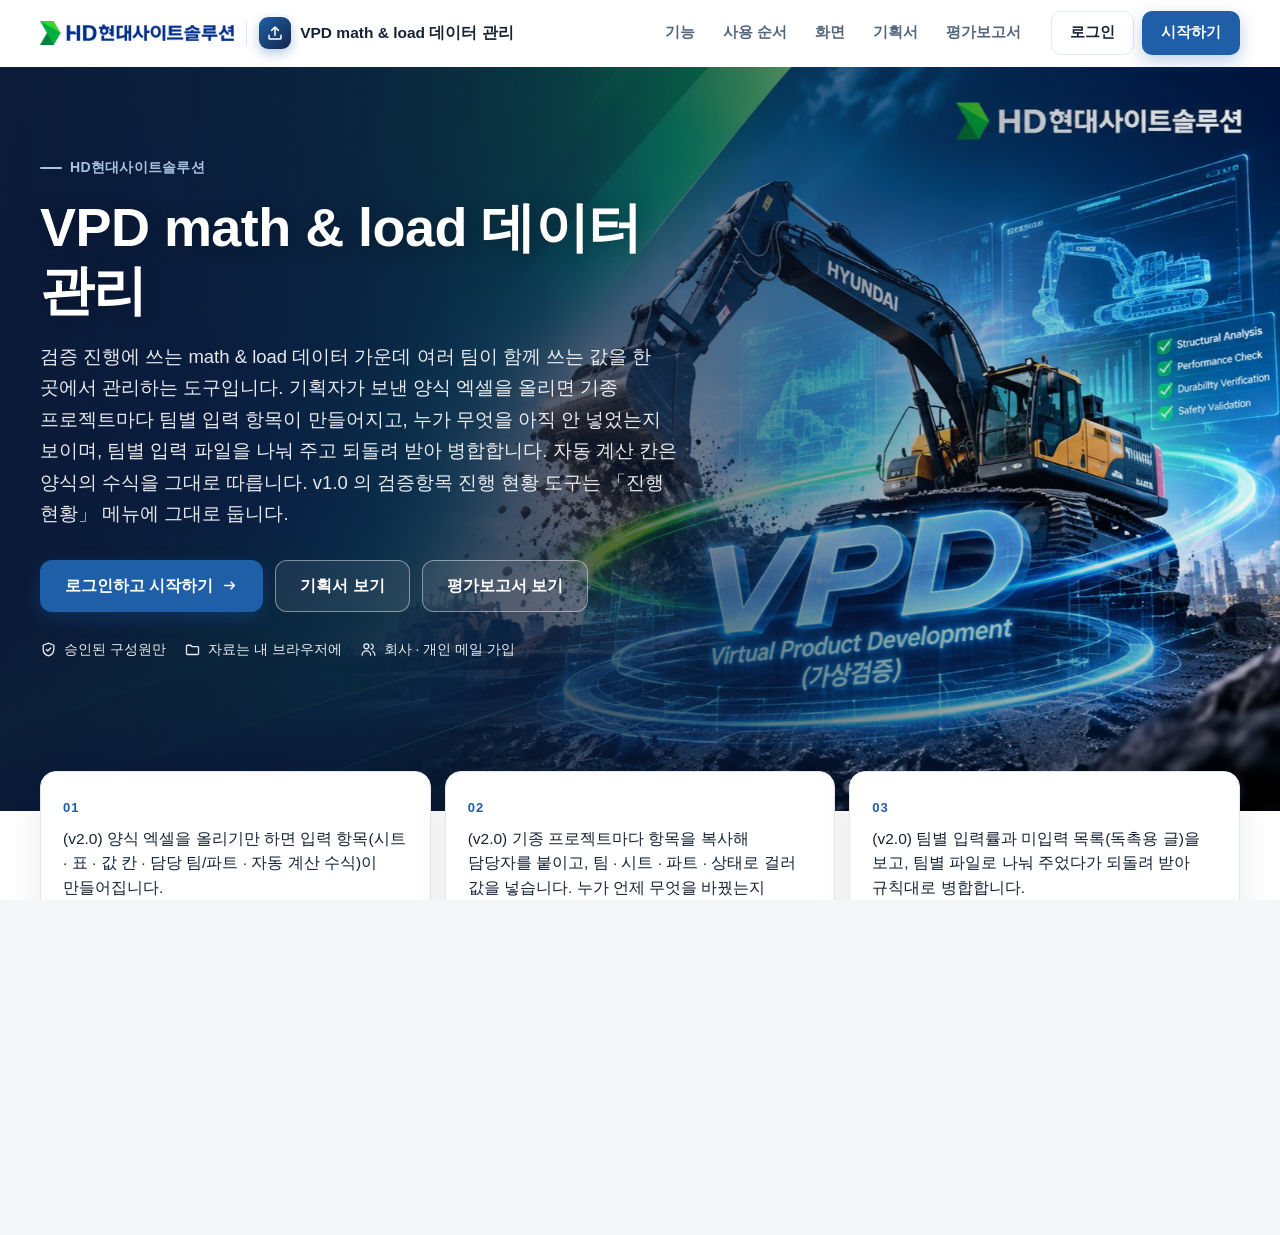
<file: index.html>
<!DOCTYPE html>
<html lang="ko">
<head>
<meta charset="UTF-8">
<meta name="viewport" content="width=device-width, initial-scale=1.0">
<title>VPD math &amp; load 데이터 관리 — 양식 · 프로젝트 · 팀별 입력 · 취합 · 배포</title>
<!-- seo-kit: 검색 · 공유 미리보기(주소를 옮기면 이 묶음의 주소를 내 주소로) -->
<link rel="canonical" href="https://build-2611-06.jobability.co.kr/">
<meta name="robots" content="index,follow">
<meta property="og:type" content="website">
<meta property="og:site_name" content="HD현대사이트솔루션">
<meta property="og:title" content="HD현대사이트솔루션 · VPD math &amp; load 데이터 관리">
<meta property="og:description" content="검증 진행에 쓰는 math &amp; load 데이터 가운데 여러 팀이 함께 쓰는 값을 한 곳에서 관리하는 도구입니다. 기획자가 보낸 양식 엑셀을 올리면 기종 프로젝트마다 팀별 입력 항목이 만들어지고, 누가 무엇을 아직 안 넣었는지 보이며, 팀별 입력 파일을 나눠 주고 되돌려 받아 병합합니다.">
<meta property="og:url" content="https://build-2611-06.jobability.co.kr/">
<meta property="og:image" content="https://build-2611-06.jobability.co.kr/og-image.png?v=2">
<meta property="og:image:secure_url" content="https://build-2611-06.jobability.co.kr/og-image.png?v=2">
<meta property="og:image:type" content="image/png">
<meta property="og:image:width" content="1200">
<meta property="og:image:height" content="630">
<meta property="og:image:alt" content="VPD math &amp; load 데이터 관리">
<meta property="og:locale" content="ko_KR">
<meta name="twitter:card" content="summary_large_image">
<meta name="twitter:title" content="HD현대사이트솔루션 · VPD math &amp; load 데이터 관리">
<meta name="twitter:description" content="검증 진행에 쓰는 math &amp; load 데이터 가운데 여러 팀이 함께 쓰는 값을 한 곳에서 관리하는 도구입니다. 기획자가 보낸 양식 엑셀을 올리면 기종 프로젝트마다 팀별 입력 항목이 만들어지고, 누가 무엇을 아직 안 넣었는지 보이며, 팀별 입력 파일을 나눠 주고 되돌려 받아 병합합니다.">
<meta name="twitter:image" content="https://build-2611-06.jobability.co.kr/og-image.png?v=2">
<!-- /seo-kit -->
<meta name="description" content="검증 진행에 쓰는 math &amp; load 데이터 가운데 여러 팀이 함께 쓰는 값을 한 곳에서 관리하는 도구입니다. 기획자가 보낸 양식 엑셀을 올리면 기종 프로젝트마다 팀별 입력 항목이 만들어지고, 누가 무엇을 아직 안 넣었는지 보이며, 팀별 입력 파일을 나눠 주고 되돌려 받아 병합합니다. 자동 계산 칸은 양식의 수식을 그대로 따릅니다. v1.0 의 검증항목">
<link rel="icon" href="favicon.svg" type="image/svg+xml">
<link rel="stylesheet" href="css/style.css">
<link rel="stylesheet" href="css/app.css">
<!-- auth-kit: 로그인 전에는 도구 화면을 감춘다(js/auth.js 가 판정 뒤 푼다) -->
<script>document.documentElement.classList.add('auth-lock')</script>
<link rel="stylesheet" href="css/auth.css?v=2026-11-13.13">
<link rel="stylesheet" href="css/board.css?v=2026-11-13.13">
<link rel="stylesheet" href="css/kit-build.css?v=2026-11-13.13">
<!-- /auth-kit -->
</head>
<body>

<nav class="topnav" aria-label="주요 메뉴">
  <div class="topnav-inner">
    <a class="topnav-brand" href="index.html">VPD math &amp; load 데이터 관리 <small>build-2611-06 · 기획 이정우</small></a>
    <ul class="topnav-links">
      <li><a href="index.html" class="active" aria-current="page">데이터 관리</a></li>
      <li><a href="progress.html">진행 현황(v1.0)</a></li>
      <li><a href="guide.html">사용법</a></li>
      <li><a href="plan.html">기획서</a></li>
    </ul>
  </div>
</nav>

<header class="hero"><div class="wrap">
  <div class="eyebrow">생성형 AI 업무자동화 전문가과정 · 2차수 · 프로젝트 06 · v2.0</div>
  <h1>VPD math &amp; load 데이터 관리</h1>
  <p>검증 진행에 쓰는 <b>math &amp; load 데이터</b> 가운데 여러 팀이 함께 쓰는 값을 한 곳에서 관리합니다.
     양식 엑셀을 올리면 기종 프로젝트마다 <b>팀별 입력 항목</b>이 만들어지고, 누가 무엇을 아직 안 넣었는지 보이며,
     팀별 입력 파일을 나눠 주고 <b>되돌려 받아 병합</b>합니다. 자동 계산 칸은 양식의 수식을 그대로 따릅니다. 파일은 브라우저 안에서만 처리합니다.</p>
</div></header>

<main><div class="wrap">

<section id="s-template" class="card">
  <h2 style="margin-top:0">1. 양식을 올리세요</h2>
  <p class="sub">math &amp; load 데이터 양식 엑셀(프로젝트 생성 · Excalc2D · 필요 데이터 · 실린더 · NVH · Mass 시트)을 올립니다. 시트마다 <code>구분 · 팀 · 파트 · 담당자 · DATA · 단위</code> 머리글과 값 칸을 찾아 항목으로 만듭니다. 양식은 이 브라우저에만 남습니다.</p>
  <label class="drop" id="t-drop">
    <input type="file" id="t-file" accept=".xlsx,.xlsm,.xls">
    <b>양식 엑셀을 끌어다 놓거나 눌러서 고르세요</b>
    <span>파일은 서버로 올라가지 않습니다 · 브라우저 안에서만 읽습니다</span>
  </label>
  <div class="btnrow">
    <button class="btn" id="btn-t-sample" type="button">예제 양식 넣기(가상)</button>
    <button class="btn primary" id="btn-p-sample" type="button">예제 프로젝트로 해보기</button>
  </div>
  <div id="t-msg"></div>
  <div id="t-summary"></div>
</section>

<section id="s-project" class="card">
  <h2 style="margin-top:0">2. 프로젝트</h2>
  <div id="p-list"></div>
  <div id="p-form" hidden>
    <h3 class="tb-h">새 프로젝트 만들기</h3>
    <div class="fgrid">
      <label>기종 타입<input type="text" id="p-type"></label>
      <label>Grade(톤수)<input type="text" id="p-grade"></label>
      <label>기종명 <small>필수</small><input type="text" id="p-name"></label>
      <label>기종코드 <small>필수</small><input type="text" id="p-code"></label>
    </div>
    <details class="box"><summary>담당자 입력(팀 / 파트)</summary><div class="fgrid" id="p-owners"></div></details>
    <div class="btnrow"><button class="btn primary" id="btn-p-create" type="button">프로젝트 만들기</button></div>
  </div>
  <div id="p-msg"></div>
</section>

<section id="s-input" class="card" hidden>
  <h2 style="margin-top:0">3. 입력 — <span id="cur-title"></span></h2>
  <div class="ctrl">
    <label>작업자 이름 <input type="text" id="f-by" placeholder="값을 넣는 사람"></label>
    <label>시트 <select id="f-sheet"></select></label>
    <label>팀 <select id="f-team"></select></label>
    <label>파트 <select id="f-part"></select></label>
    <label>상태 <select id="f-status"></select></label>
    <label>찾기 <input type="text" id="f-q" placeholder="DATA 이름"></label>
    <span class="sub" id="items-count"></span>
  </div>
  <div id="i-msg"></div>
  <div id="items"></div>
  <p class="sub" style="margin-top:8px">값을 넣고 칸을 벗어나면 바로 저장됩니다. 자동 계산 칸은 양식의 수식대로 채워지며, 참조하는 값이 비어 있으면 「참조 값 대기」로 둡니다.</p>
</section>

<section id="s-status" class="card" hidden>
  <h2 style="margin-top:0">4. 입력 현황</h2>
  <div class="ctrl"><label>묶는 기준 <select id="st-by"><option value="team">팀</option><option value="sheet">시트</option><option value="part">파트</option><option value="owner">담당자</option></select></label></div>
  <div id="st-table"></div>
  <h3 class="tb-h">미입력 목록(팀별 독촉용)</h3>
  <textarea id="st-missing" rows="8" readonly></textarea>
  <div class="btnrow"><button class="btn" id="btn-missing-copy" type="button">미입력 목록 복사</button><button class="btn green" id="btn-confirm" type="button">최종 확정</button></div>
  <div id="st-msg"></div>
  <h3 class="tb-h">변경 이력</h3>
  <div id="hist"></div>
</section>

<section id="s-share" class="card" hidden>
  <h2 style="margin-top:0">5. 배포 · 취합</h2>
  <p class="sub">팀마다 자기 몫만 든 입력 파일을 내려받아 보내고, 채워 돌아온 파일을 여기에 올려 병합합니다. 같은 칸에 값이 둘 다 있으면 나중에 고친 쪽을 쓰고, 내 값을 지킨 칸은 보고서로 보입니다.</p>
  <div class="ctrl">
    <label>팀 <select id="sh-team"></select></label>
    <button class="btn primary" id="btn-team-xlsx" type="button">팀 입력 파일 내려받기(엑셀)</button>
    <button class="btn" id="btn-team-json" type="button">JSON 으로</button>
  </div>
  <div class="ctrl">
    <label class="btn">되돌려 받은 파일 병합(엑셀 · JSON)<input type="file" id="sh-file" accept=".xlsx,.xls,.json" style="display:none"></label>
    <button class="btn green" id="btn-all-xlsx" type="button">취합본 엑셀(양식 모양 + 현황 + 이력)</button>
  </div>
  <div class="ctrl">
    <button class="btn" id="btn-backup" type="button">프로젝트 전체 백업(JSON)</button>
    <label class="btn">백업 불러오기<input type="file" id="bk-file" accept=".json" style="display:none"></label>
  </div>
  <div id="sh-msg"></div>
</section>

<section class="card">
  <h2 style="margin-top:0">이번 판에서 하지 않는 것</h2>
  <ul class="ul">
    <li><b>서버 DB</b> — 데이터는 이 브라우저와 내려받은 파일에만 있습니다. 여러 사람이 동시에 고치는 공용 DB 는 사내 서버가 할 일이며, 이 도구는 그 전 단계(양식 → 항목 → 팀별 배포 → 병합)를 맡습니다.</li>
    <li><b>양식 수정</b> — 항목을 더하거나 빼는 것은 양식 엑셀에서 하고 다시 올립니다(기존 프로젝트는 그대로, 새 프로젝트부터 적용).</li>
    <li><b>복잡한 수식</b> — 사칙연산 · 셀 참조 · IF 만 따라갑니다. 그 밖의 수식은 「수식 미지원」으로 표시하고 직접 넣습니다.</li>
    <li>단위 환산 · 값의 공학적 타당성 검사 — 숫자인지만 봅니다.</li>
  </ul>
</section>

</div></main>

<footer><div class="wrap">
  생성형 AI 업무자동화 전문가과정 2차수 · 프로젝트 06 · 기획 이정우 ·
  예제 양식과 예제 프로젝트는 가상이며 실제 사내 데이터가 아닙니다.
</div></footer>

<script src="lib/xlsx.full.min.js"></script>
<script src="js/vpdm.js"></script>
<script src="js/app2.js"></script>
<!-- auth-kit: 로그인 · 사용 신청 · 승인 · 게시판(키트 정본 data10-00/kit/auth, 적용 build-2611-00/tools/kit) -->
<script src="vendor/supabase.js?v=2026-11-13.13"></script>
<script src="js/auth-config.js?v=2026-11-13.13"></script>
<script src="js/kit-build.js?v=2026-11-13.13"></script>
<script src="js/board.js?v=2026-11-13.13"></script>
<script src="js/auth.js?v=2026-11-13.13"></script>
<!-- /auth-kit -->
</body>
</html>
</file>
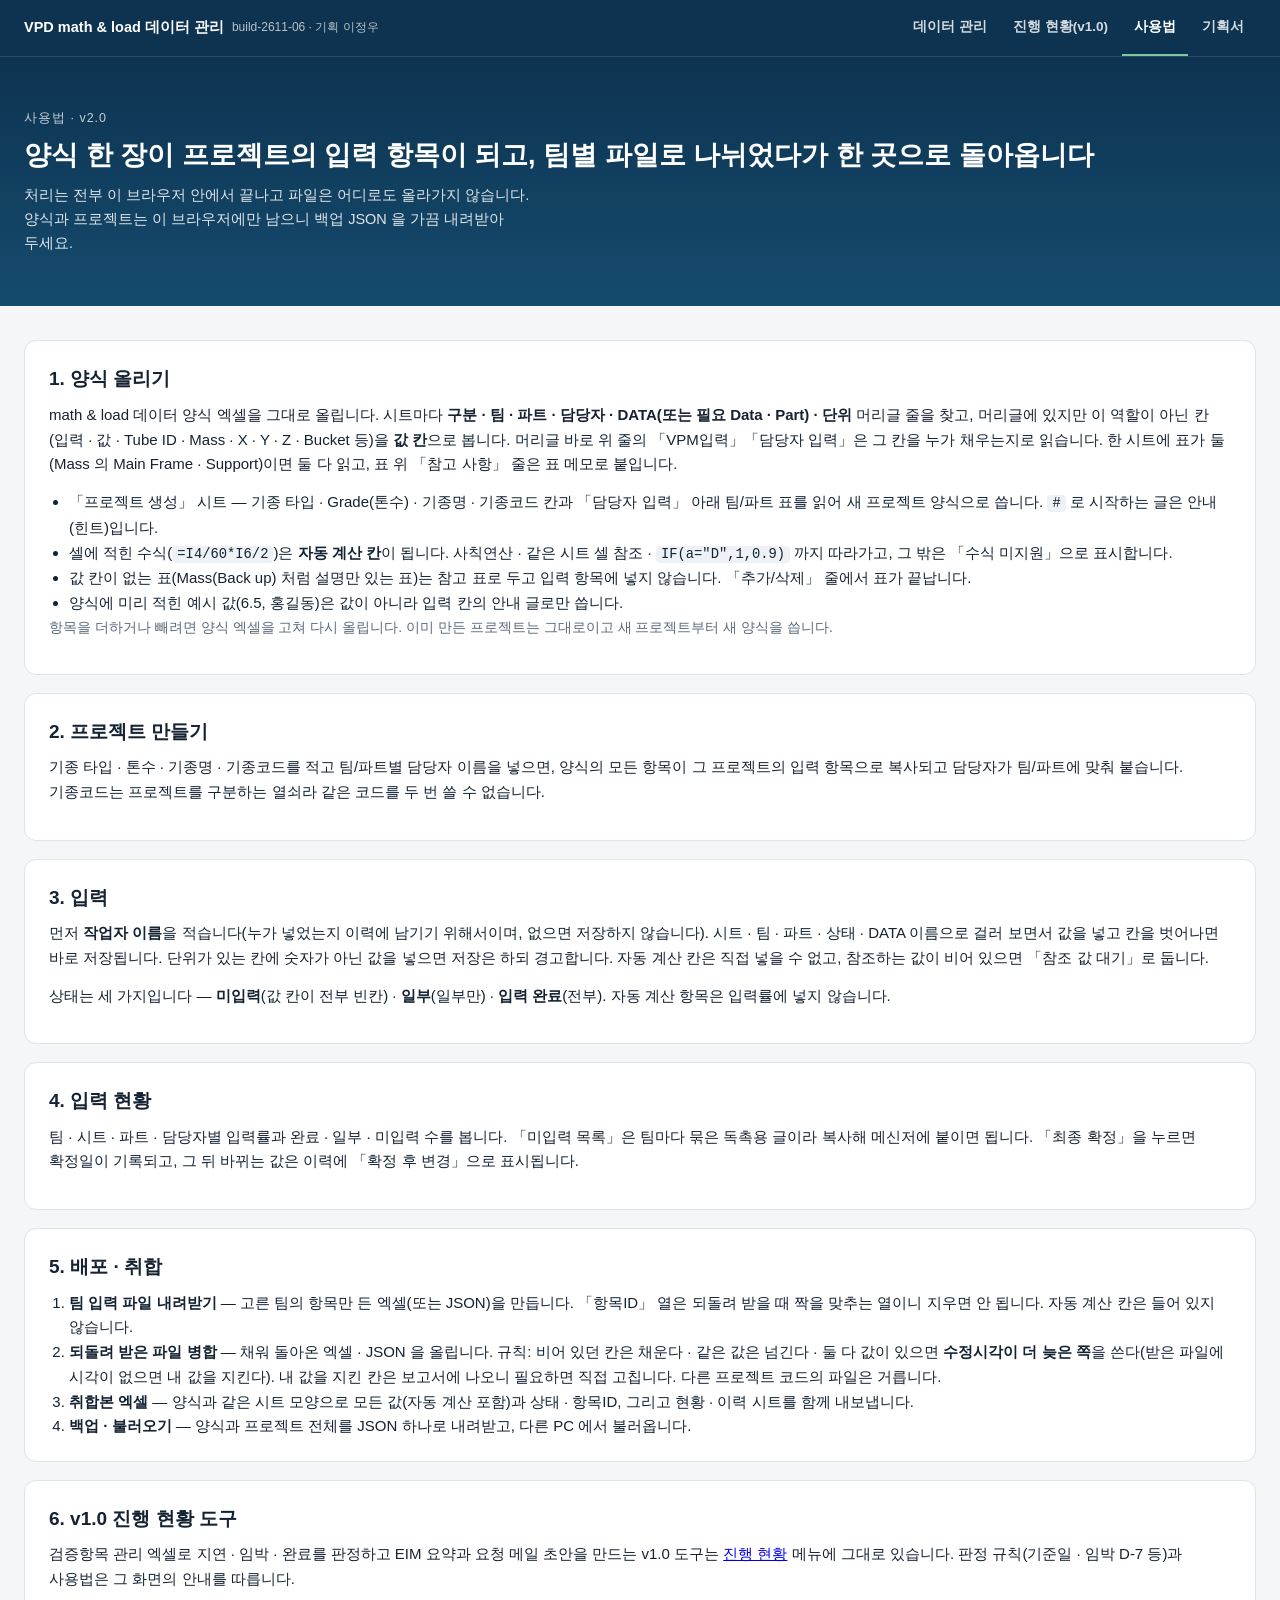
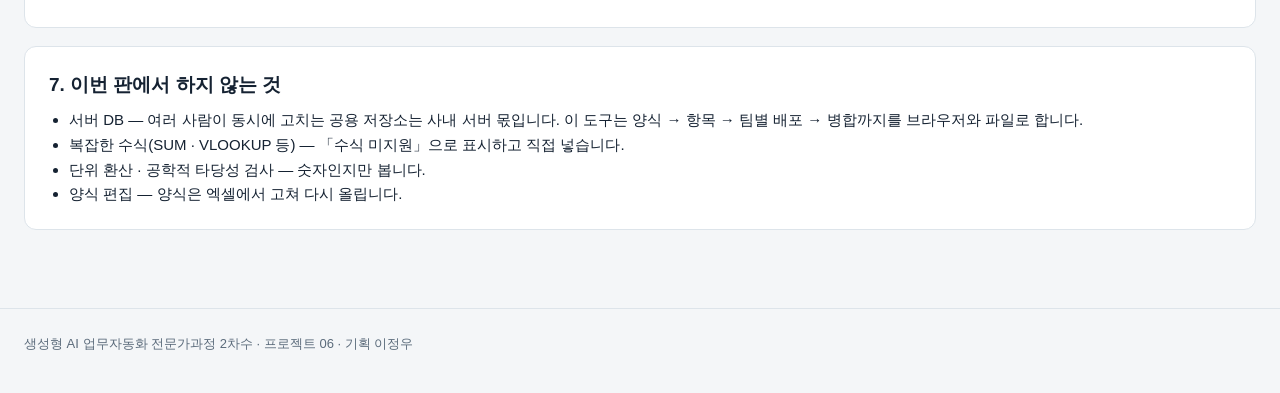
<file: guide.html>
<!DOCTYPE html>
<html lang="ko">
<head>
<meta charset="UTF-8">
<meta name="viewport" content="width=device-width, initial-scale=1.0">
<title>사용법 — VPD math &amp; load 데이터 관리</title>
<!-- seo-kit: 검색 · 공유 미리보기(주소를 옮기면 이 묶음의 주소를 내 주소로) -->
<link rel="canonical" href="https://build-2611-06.jobability.co.kr/guide.html">
<meta name="robots" content="index,follow">
<meta property="og:type" content="website">
<meta property="og:site_name" content="HD현대사이트솔루션">
<meta property="og:title" content="사용법 — VPD math &amp;amp; load 데이터 관리">
<meta property="og:description" content="검증 진행에 쓰는 math &amp; load 데이터 가운데 여러 팀이 함께 쓰는 값을 한 곳에서 관리하는 도구입니다. 기획자가 보낸 양식 엑셀을 올리면 기종 프로젝트마다 팀별 입력 항목이 만들어지고, 누가 무엇을 아직 안 넣었는지 보이며, 팀별 입력 파일을 나눠 주고 되돌려 받아 병합합니다.">
<meta property="og:url" content="https://build-2611-06.jobability.co.kr/guide.html">
<meta property="og:image" content="https://build-2611-06.jobability.co.kr/og-image.png?v=2">
<meta property="og:image:secure_url" content="https://build-2611-06.jobability.co.kr/og-image.png?v=2">
<meta property="og:image:type" content="image/png">
<meta property="og:image:width" content="1200">
<meta property="og:image:height" content="630">
<meta property="og:image:alt" content="VPD math &amp; load 데이터 관리">
<meta property="og:locale" content="ko_KR">
<meta name="twitter:card" content="summary_large_image">
<meta name="twitter:title" content="사용법 — VPD math &amp;amp; load 데이터 관리">
<meta name="twitter:description" content="검증 진행에 쓰는 math &amp; load 데이터 가운데 여러 팀이 함께 쓰는 값을 한 곳에서 관리하는 도구입니다. 기획자가 보낸 양식 엑셀을 올리면 기종 프로젝트마다 팀별 입력 항목이 만들어지고, 누가 무엇을 아직 안 넣었는지 보이며, 팀별 입력 파일을 나눠 주고 되돌려 받아 병합합니다.">
<meta name="twitter:image" content="https://build-2611-06.jobability.co.kr/og-image.png?v=2">
<!-- /seo-kit -->
<link rel="icon" href="favicon.svg" type="image/svg+xml">
<link rel="stylesheet" href="css/style.css">
<link rel="stylesheet" href="css/app.css">
</head>
<body>
<nav class="topnav" aria-label="주요 메뉴">
  <div class="topnav-inner">
    <a class="topnav-brand" href="index.html">VPD math &amp; load 데이터 관리 <small>build-2611-06 · 기획 이정우</small></a>
    <ul class="topnav-links">
      <li><a href="index.html">데이터 관리</a></li>
      <li><a href="progress.html">진행 현황(v1.0)</a></li>
      <li><a href="guide.html" class="active" aria-current="page">사용법</a></li>
      <li><a href="plan.html">기획서</a></li>
    </ul>
  </div>
</nav>
<header class="hero"><div class="wrap">
  <div class="eyebrow">사용법 · v2.0</div>
  <h1>양식 한 장이 프로젝트의 입력 항목이 되고, 팀별 파일로 나뉘었다가 한 곳으로 돌아옵니다</h1>
  <p>처리는 전부 이 브라우저 안에서 끝나고 파일은 어디로도 올라가지 않습니다. 양식과 프로젝트는 이 브라우저에만 남으니 백업 JSON 을 가끔 내려받아 두세요.</p>
</div></header>
<main><div class="wrap">
<div class="card">
  <h2 style="margin-top:0">1. 양식 올리기</h2>
  <p>math &amp; load 데이터 양식 엑셀을 그대로 올립니다. 시트마다 <b>구분 · 팀 · 파트 · 담당자 · DATA(또는 필요 Data · Part) · 단위</b> 머리글 줄을 찾고, 머리글에 있지만 이 역할이 아닌 칸(입력 · 값 · Tube ID · Mass · X · Y · Z · Bucket 등)을 <b>값 칸</b>으로 봅니다.
  머리글 바로 위 줄의 「VPM입력」「담당자 입력」은 그 칸을 누가 채우는지로 읽습니다. 한 시트에 표가 둘(Mass 의 Main Frame · Support)이면 둘 다 읽고, 표 위 「참고 사항」 줄은 표 메모로 붙입니다.</p>
  <ul style="margin-left:20px">
    <li>「프로젝트 생성」 시트 — 기종 타입 · Grade(톤수) · 기종명 · 기종코드 칸과 「담당자 입력」 아래 팀/파트 표를 읽어 새 프로젝트 양식으로 씁니다. <code>#</code> 로 시작하는 글은 안내(힌트)입니다.</li>
    <li>셀에 적힌 수식(<code>=I4/60*I6/2</code>)은 <b>자동 계산 칸</b>이 됩니다. 사칙연산 · 같은 시트 셀 참조 · <code>IF(a="D",1,0.9)</code> 까지 따라가고, 그 밖은 「수식 미지원」으로 표시합니다.</li>
    <li>값 칸이 없는 표(Mass(Back up) 처럼 설명만 있는 표)는 참고 표로 두고 입력 항목에 넣지 않습니다. 「추가/삭제」 줄에서 표가 끝납니다.</li>
    <li>양식에 미리 적힌 예시 값(6.5, 홍길동)은 값이 아니라 입력 칸의 안내 글로만 씁니다.</li>
  </ul>
  <p class="sub">항목을 더하거나 빼려면 양식 엑셀을 고쳐 다시 올립니다. 이미 만든 프로젝트는 그대로이고 새 프로젝트부터 새 양식을 씁니다.</p>
</div>
<div class="card">
  <h2 style="margin-top:0">2. 프로젝트 만들기</h2>
  <p>기종 타입 · 톤수 · 기종명 · 기종코드를 적고 팀/파트별 담당자 이름을 넣으면, 양식의 모든 항목이 그 프로젝트의 입력 항목으로 복사되고 담당자가 팀/파트에 맞춰 붙습니다. 기종코드는 프로젝트를 구분하는 열쇠라 같은 코드를 두 번 쓸 수 없습니다.</p>
</div>
<div class="card">
  <h2 style="margin-top:0">3. 입력</h2>
  <p>먼저 <b>작업자 이름</b>을 적습니다(누가 넣었는지 이력에 남기기 위해서이며, 없으면 저장하지 않습니다). 시트 · 팀 · 파트 · 상태 · DATA 이름으로 걸러 보면서 값을 넣고 칸을 벗어나면 바로 저장됩니다.
  단위가 있는 칸에 숫자가 아닌 값을 넣으면 저장은 하되 경고합니다. 자동 계산 칸은 직접 넣을 수 없고, 참조하는 값이 비어 있으면 「참조 값 대기」로 둡니다.</p>
  <p>상태는 세 가지입니다 — <b>미입력</b>(값 칸이 전부 빈칸) · <b>일부</b>(일부만) · <b>입력 완료</b>(전부). 자동 계산 항목은 입력률에 넣지 않습니다.</p>
</div>
<div class="card">
  <h2 style="margin-top:0">4. 입력 현황</h2>
  <p>팀 · 시트 · 파트 · 담당자별 입력률과 완료 · 일부 · 미입력 수를 봅니다. 「미입력 목록」은 팀마다 묶은 독촉용 글이라 복사해 메신저에 붙이면 됩니다. 「최종 확정」을 누르면 확정일이 기록되고, 그 뒤 바뀌는 값은 이력에 「확정 후 변경」으로 표시됩니다.</p>
</div>
<div class="card">
  <h2 style="margin-top:0">5. 배포 · 취합</h2>
  <ol style="margin-left:20px">
    <li><b>팀 입력 파일 내려받기</b> — 고른 팀의 항목만 든 엑셀(또는 JSON)을 만듭니다. 「항목ID」 열은 되돌려 받을 때 짝을 맞추는 열이니 지우면 안 됩니다. 자동 계산 칸은 들어 있지 않습니다.</li>
    <li><b>되돌려 받은 파일 병합</b> — 채워 돌아온 엑셀 · JSON 을 올립니다. 규칙: 비어 있던 칸은 채운다 · 같은 값은 넘긴다 · 둘 다 값이 있으면 <b>수정시각이 더 늦은 쪽</b>을 쓴다(받은 파일에 시각이 없으면 내 값을 지킨다). 내 값을 지킨 칸은 보고서에 나오니 필요하면 직접 고칩니다. 다른 프로젝트 코드의 파일은 거릅니다.</li>
    <li><b>취합본 엑셀</b> — 양식과 같은 시트 모양으로 모든 값(자동 계산 포함)과 상태 · 항목ID, 그리고 현황 · 이력 시트를 함께 내보냅니다.</li>
    <li><b>백업 · 불러오기</b> — 양식과 프로젝트 전체를 JSON 하나로 내려받고, 다른 PC 에서 불러옵니다.</li>
  </ol>
</div>
<div class="card">
  <h2 style="margin-top:0">6. v1.0 진행 현황 도구</h2>
  <p>검증항목 관리 엑셀로 지연 · 임박 · 완료를 판정하고 EIM 요약과 요청 메일 초안을 만드는 v1.0 도구는 <a href="progress.html">진행 현황</a> 메뉴에 그대로 있습니다. 판정 규칙(기준일 · 임박 D-7 등)과 사용법은 그 화면의 안내를 따릅니다.</p>
</div>
<div class="card">
  <h2 style="margin-top:0">7. 이번 판에서 하지 않는 것</h2>
  <ul style="margin-left:20px">
    <li>서버 DB — 여러 사람이 동시에 고치는 공용 저장소는 사내 서버 몫입니다. 이 도구는 양식 → 항목 → 팀별 배포 → 병합까지를 브라우저와 파일로 합니다.</li>
    <li>복잡한 수식(SUM · VLOOKUP 등) — 「수식 미지원」으로 표시하고 직접 넣습니다.</li>
    <li>단위 환산 · 공학적 타당성 검사 — 숫자인지만 봅니다.</li>
    <li>양식 편집 — 양식은 엑셀에서 고쳐 다시 올립니다.</li>
  </ul>
</div>
</div></main>
<footer><div class="wrap">생성형 AI 업무자동화 전문가과정 2차수 · 프로젝트 06 · 기획 이정우</div></footer>
</body>
</html>
</file>
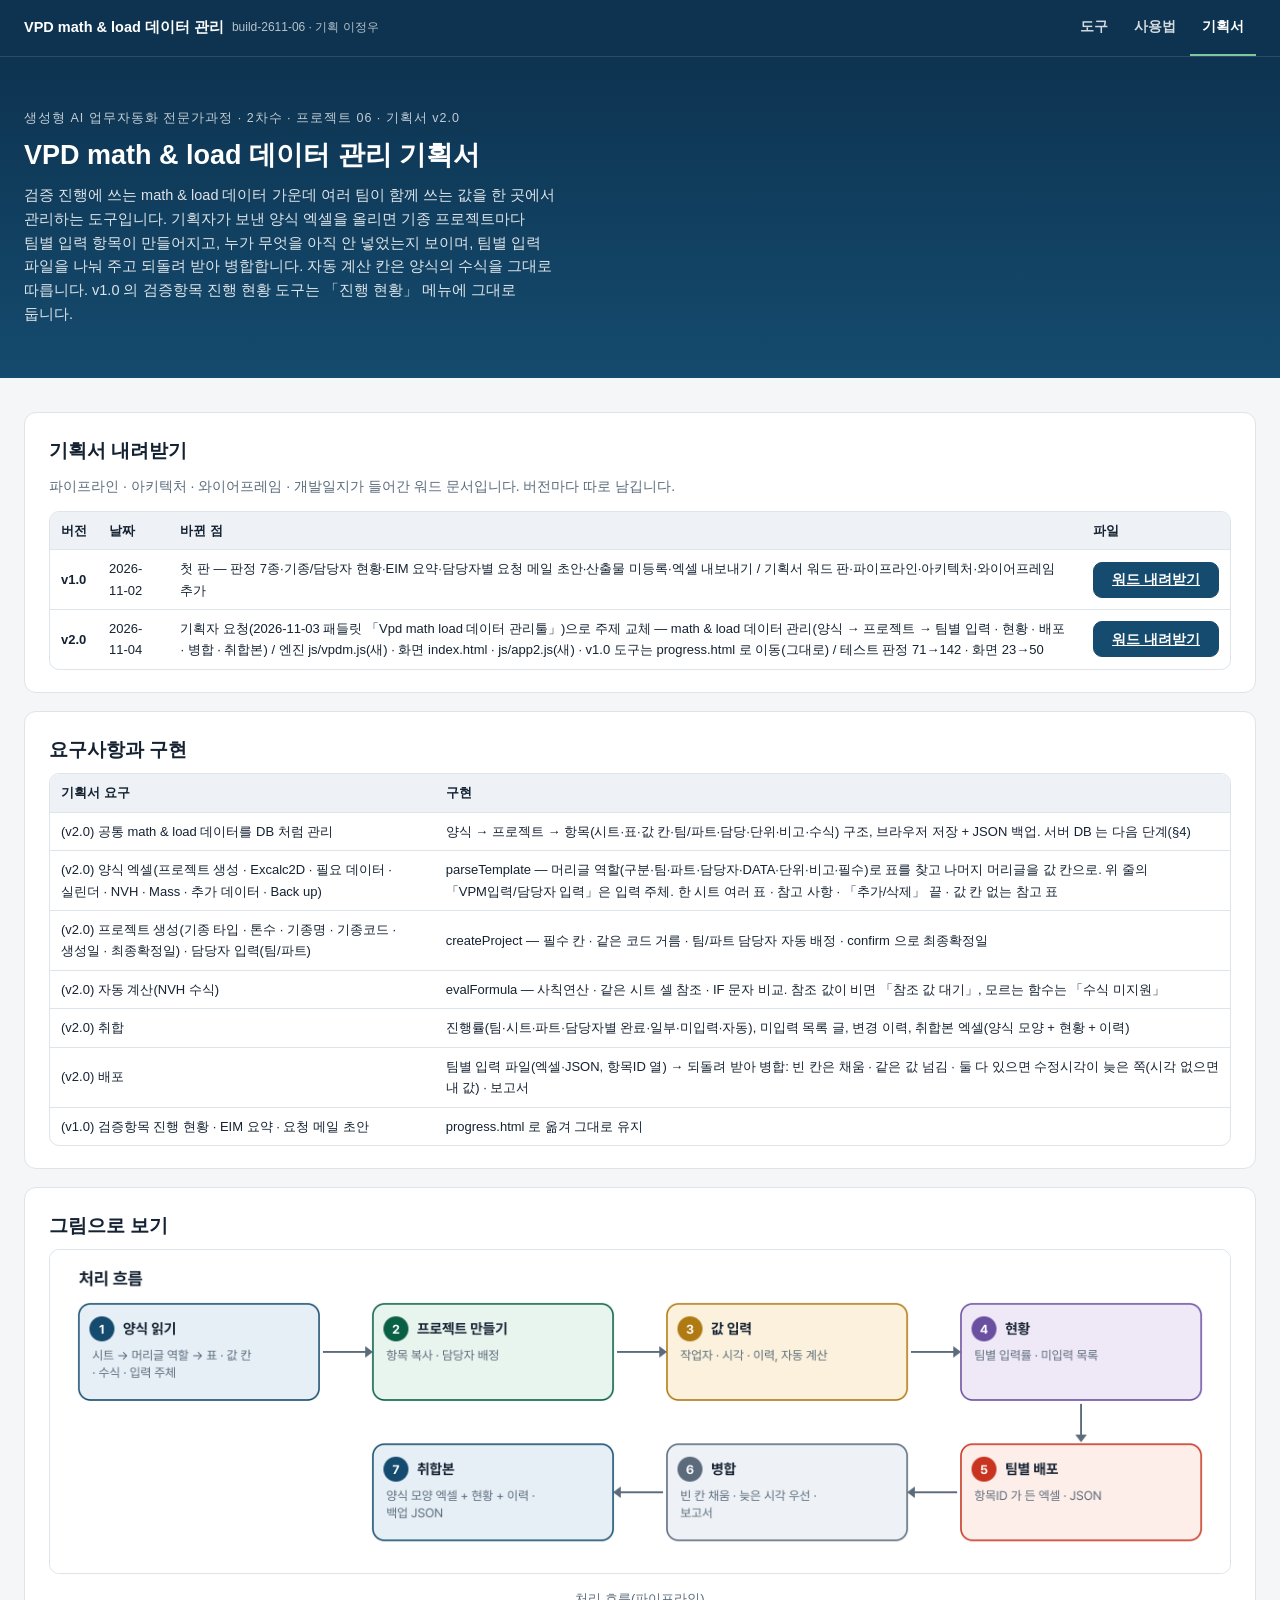
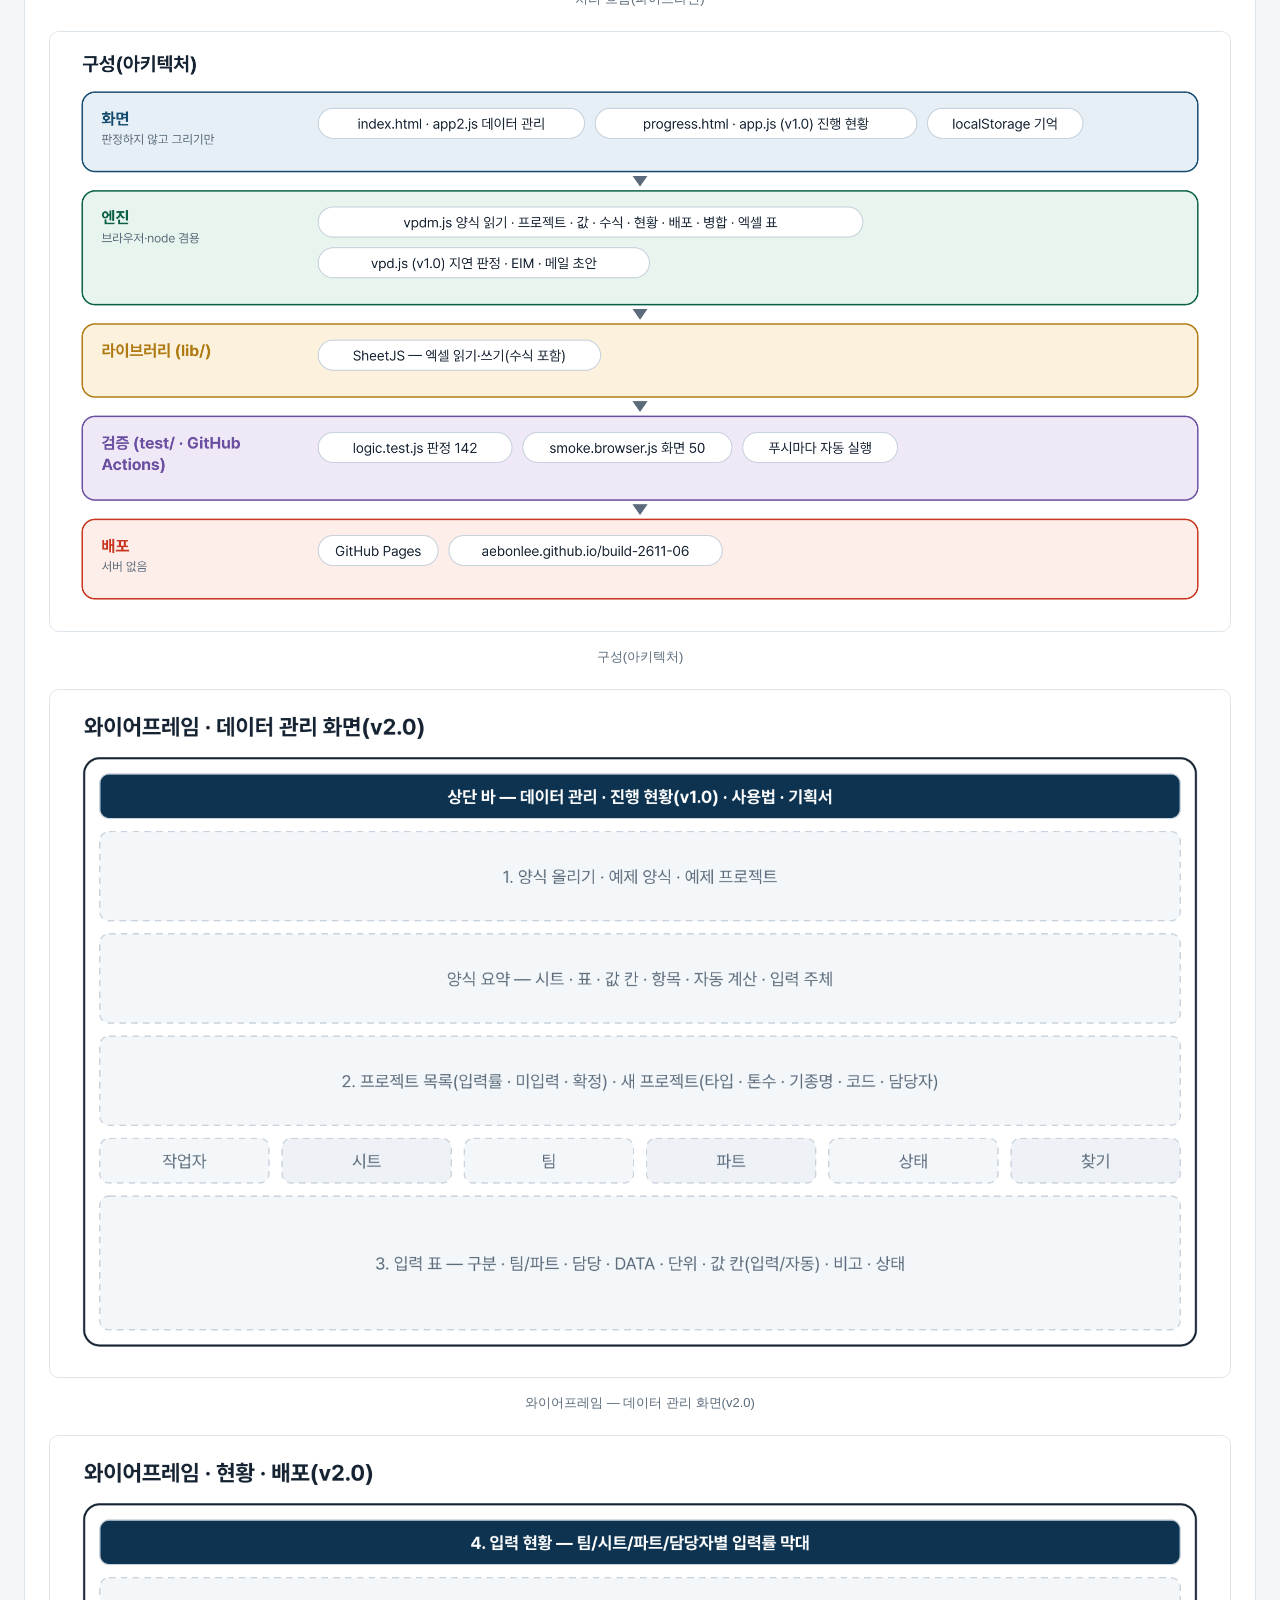
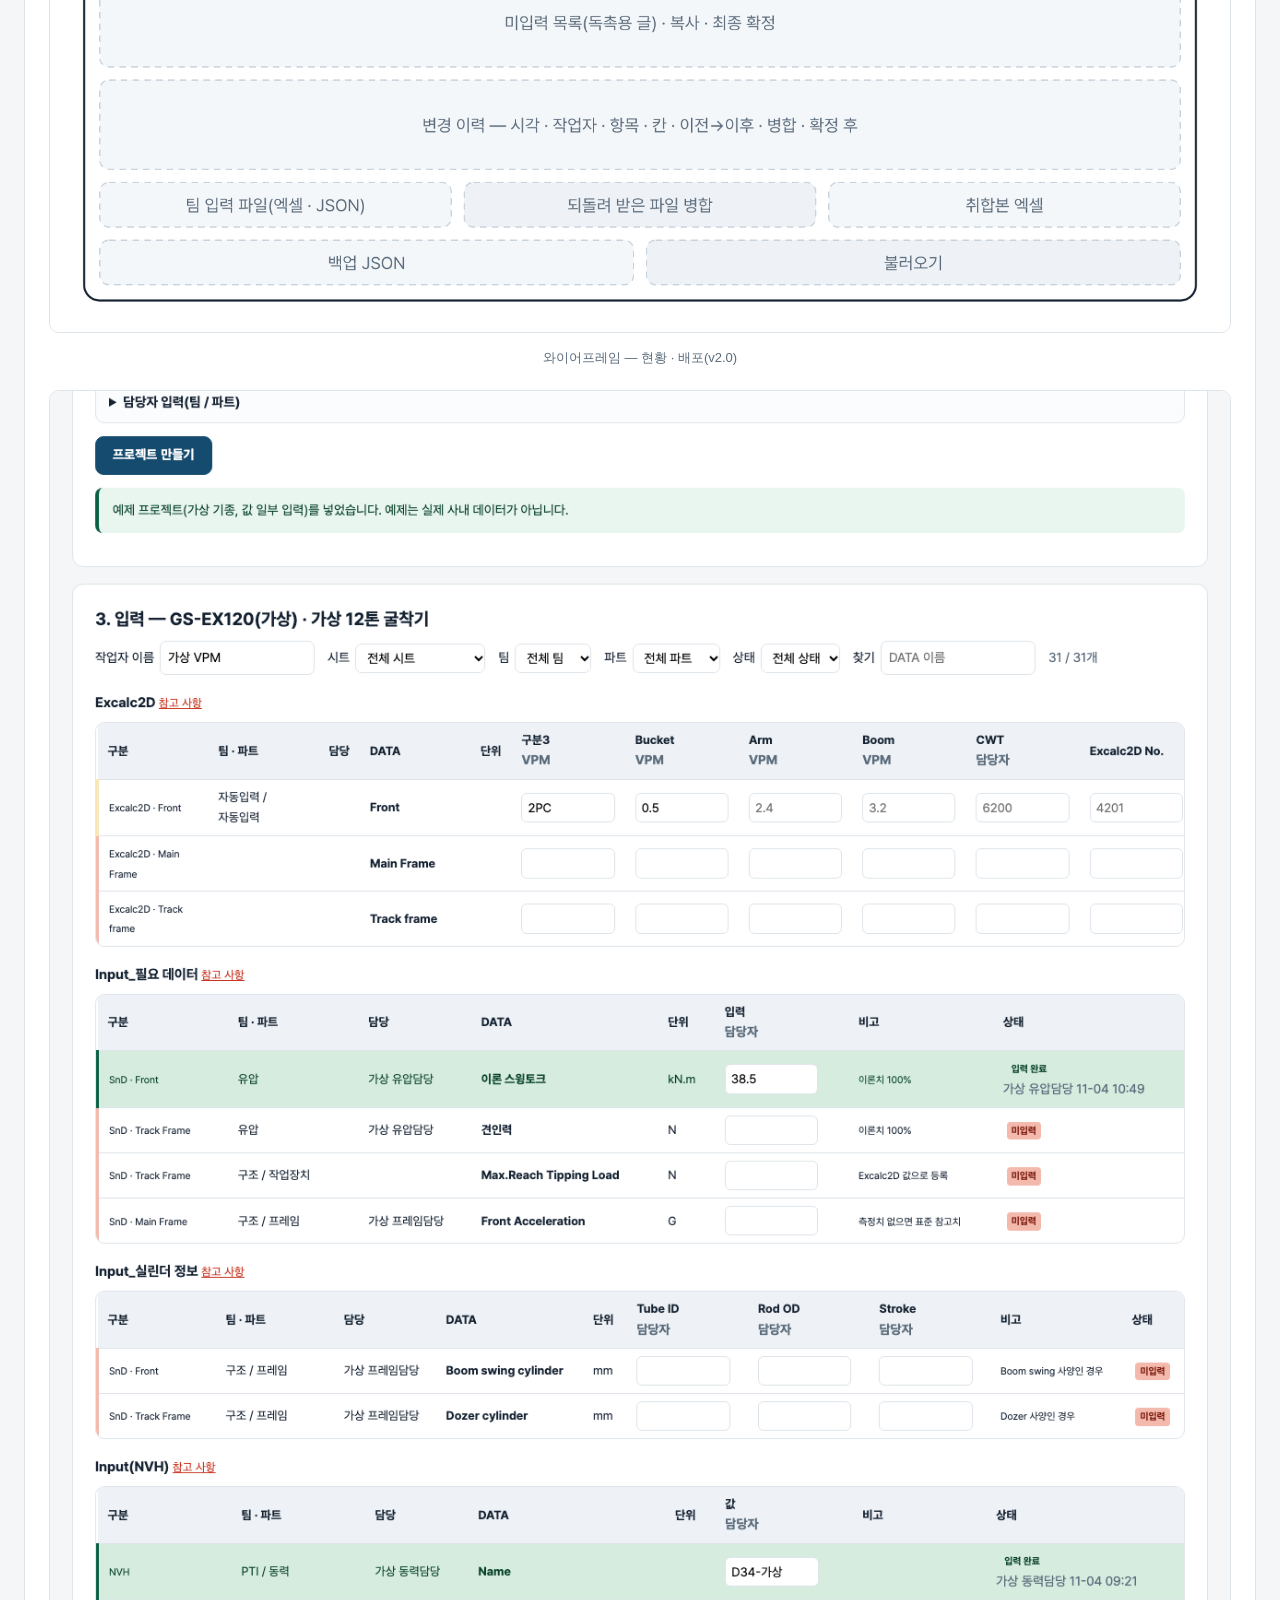
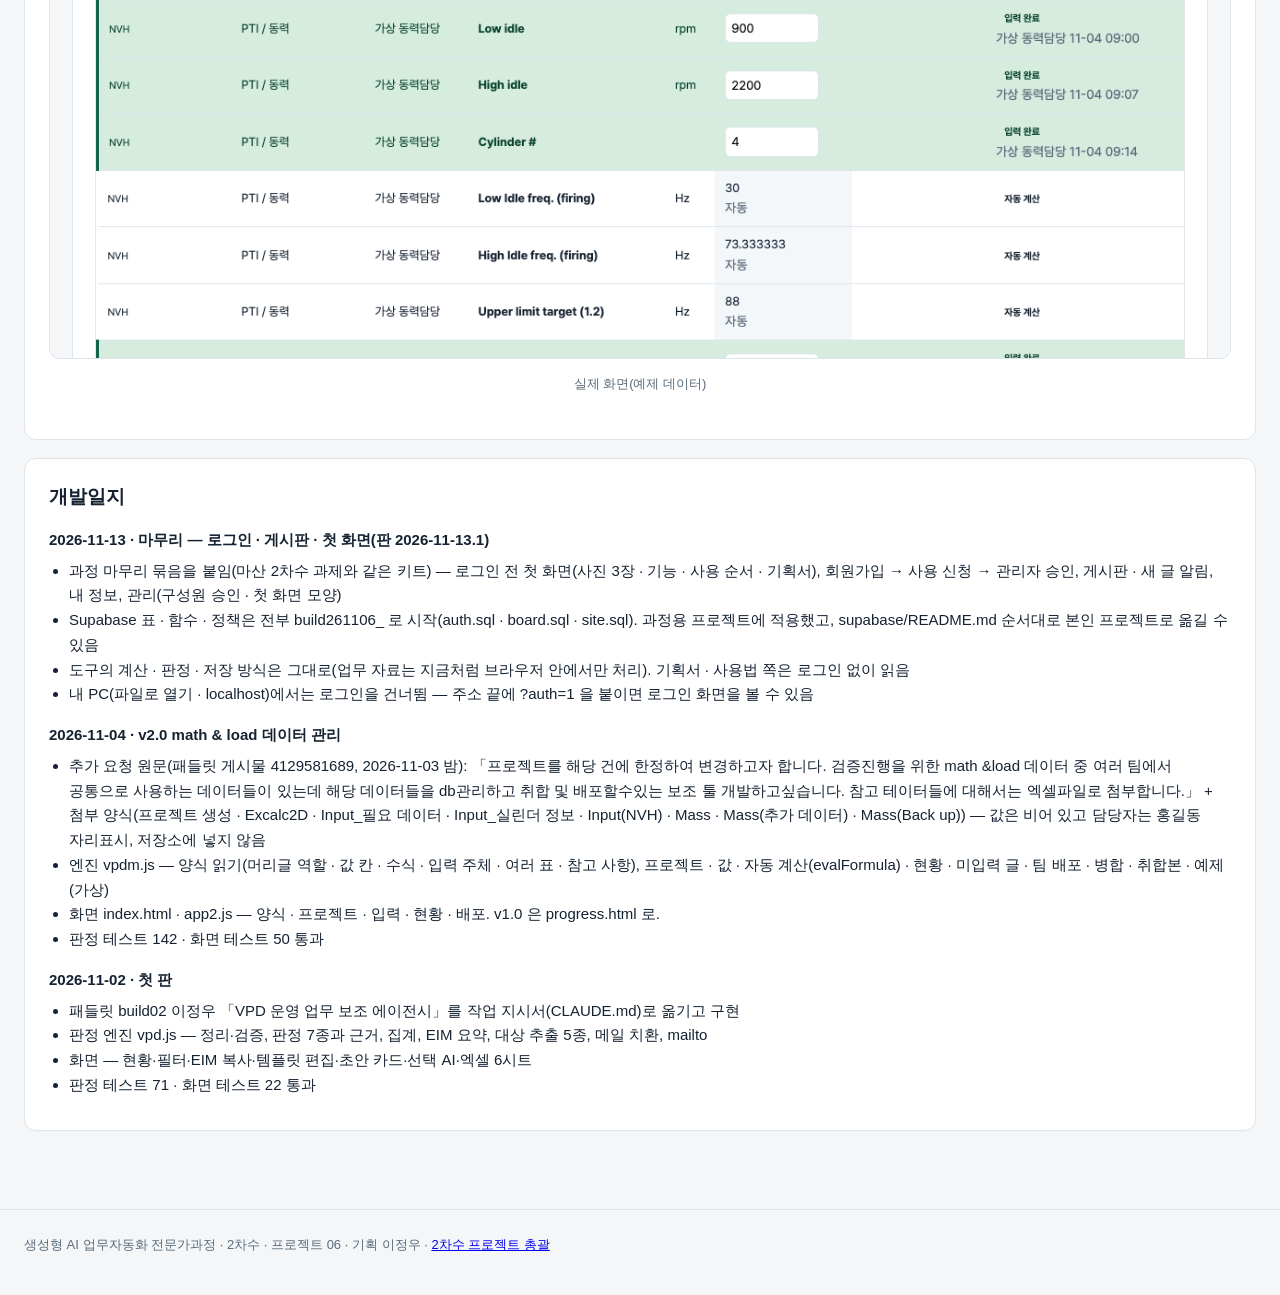
<file: plan.html>
<!DOCTYPE html>
<html lang="ko">
<head>
<meta charset="UTF-8">
<meta name="viewport" content="width=device-width, initial-scale=1.0">
<title>기획서 — VPD math &amp; load 데이터 관리</title>
<!-- seo-kit: 검색 · 공유 미리보기(주소를 옮기면 이 묶음의 주소를 내 주소로) -->
<link rel="canonical" href="https://build-2611-06.jobability.co.kr/plan.html">
<meta name="robots" content="index,follow">
<meta property="og:type" content="website">
<meta property="og:site_name" content="HD현대사이트솔루션">
<meta property="og:title" content="기획서 — VPD math &amp;amp; load 데이터 관리">
<meta property="og:description" content="검증 진행에 쓰는 math &amp; load 데이터 가운데 여러 팀이 함께 쓰는 값을 한 곳에서 관리하는 도구입니다. 기획자가 보낸 양식 엑셀을 올리면 기종 프로젝트마다 팀별 입력 항목이 만들어지고, 누가 무엇을 아직 안 넣었는지 보이며, 팀별 입력 파일을 나눠 주고 되돌려 받아 병합합니다.">
<meta property="og:url" content="https://build-2611-06.jobability.co.kr/plan.html">
<meta property="og:image" content="https://build-2611-06.jobability.co.kr/og-image.png?v=2">
<meta property="og:image:secure_url" content="https://build-2611-06.jobability.co.kr/og-image.png?v=2">
<meta property="og:image:type" content="image/png">
<meta property="og:image:width" content="1200">
<meta property="og:image:height" content="630">
<meta property="og:image:alt" content="VPD math &amp; load 데이터 관리">
<meta property="og:locale" content="ko_KR">
<meta name="twitter:card" content="summary_large_image">
<meta name="twitter:title" content="기획서 — VPD math &amp;amp; load 데이터 관리">
<meta name="twitter:description" content="검증 진행에 쓰는 math &amp; load 데이터 가운데 여러 팀이 함께 쓰는 값을 한 곳에서 관리하는 도구입니다. 기획자가 보낸 양식 엑셀을 올리면 기종 프로젝트마다 팀별 입력 항목이 만들어지고, 누가 무엇을 아직 안 넣었는지 보이며, 팀별 입력 파일을 나눠 주고 되돌려 받아 병합합니다.">
<meta name="twitter:image" content="https://build-2611-06.jobability.co.kr/og-image.png?v=2">
<!-- /seo-kit -->
<link rel="icon" href="favicon.svg" type="image/svg+xml">
<link rel="stylesheet" href="css/style.css">
<style>
.plan-figs figure{margin:0 0 22px;} .plan-figs img{width:100%;height:auto;border:1px solid var(--line);border-radius:10px;background:#fff;}
.plan-figs figcaption{font-size:13px;color:var(--sub);text-align:center;margin-top:6px;}
.plan td{white-space:normal;} .plan td .btn{min-height:36px;white-space:nowrap;}
h3{font-size:15px;margin:16px 0 6px;} main ul{margin:0 0 10px 20px;}
</style>
</head>
<body>
<nav class="topnav" aria-label="주요 메뉴">
  <div class="topnav-inner">
    <a class="topnav-brand" href="index.html">VPD math &amp; load 데이터 관리 <small>build-2611-06 · 기획 이정우</small></a>
    <ul class="topnav-links">
      <li><a href="index.html">도구</a></li>
      <li><a href="guide.html">사용법</a></li>
      <li><a href="plan.html" class="active" aria-current="page">기획서</a></li>
    </ul>
  </div>
</nav>
<header class="hero"><div class="wrap">
  <div class="eyebrow">생성형 AI 업무자동화 전문가과정 · 2차수 · 프로젝트 06 · 기획서 v2.0</div>
  <h1>VPD math &amp; load 데이터 관리 기획서</h1>
  <p>검증 진행에 쓰는 math &amp; load 데이터 가운데 여러 팀이 함께 쓰는 값을 한 곳에서 관리하는 도구입니다. 기획자가 보낸 양식 엑셀을 올리면 기종 프로젝트마다 팀별 입력 항목이 만들어지고, 누가 무엇을 아직 안 넣었는지 보이며, 팀별 입력 파일을 나눠 주고 되돌려 받아 병합합니다. 자동 계산 칸은 양식의 수식을 그대로 따릅니다. v1.0 의 검증항목 진행 현황 도구는 「진행 현황」 메뉴에 그대로 둡니다.</p>
</div></header>
<main><div class="wrap">
<div class="card">
  <h2 style="margin-top:0">기획서 내려받기</h2>
  <p class="sub">파이프라인 · 아키텍처 · 와이어프레임 · 개발일지가 들어간 워드 문서입니다. 버전마다 따로 남깁니다.</p>
  <div class="tablewrap plan"><table><thead><tr><th>버전</th><th>날짜</th><th>바뀐 점</th><th>파일</th></tr></thead><tbody><tr><td><b>v1.0</b></td><td>2026-11-02</td><td>첫 판 — 판정 7종·기종/담당자 현황·EIM 요약·담당자별 요청 메일 초안·산출물 미등록·엑셀 내보내기 / 기획서 워드 판·파이프라인·아키텍처·와이어프레임 추가</td><td><a class="btn primary" href="docs/기획서/build-2611-06_이정우_VPD운영업무보조_기획서_v1.0.docx" download>워드 내려받기</a></td></tr><tr><td><b>v2.0</b></td><td>2026-11-04</td><td>기획자 요청(2026-11-03 패들릿 「Vpd math load 데이터 관리툴」)으로 주제 교체 — math &amp; load 데이터 관리(양식 → 프로젝트 → 팀별 입력 · 현황 · 배포 · 병합 · 취합본) / 엔진 js/vpdm.js(새) · 화면 index.html · js/app2.js(새) · v1.0 도구는 progress.html 로 이동(그대로) / 테스트 판정 71→142 · 화면 23→50</td><td><a class="btn primary" href="docs/기획서/build-2611-06_이정우_VPDmath&amp;load데이터관리_기획서_v2.0.docx" download>워드 내려받기</a></td></tr></tbody></table></div>
</div>
<div class="card plan">
  <h2 style="margin-top:0">요구사항과 구현</h2>
  <div class="tablewrap"><table><thead><tr><th>기획서 요구</th><th>구현</th></tr></thead><tbody><tr><td>(v2.0) 공통 math &amp; load 데이터를 DB 처럼 관리</td><td>양식 → 프로젝트 → 항목(시트·표·값 칸·팀/파트·담당·단위·비고·수식) 구조, 브라우저 저장 + JSON 백업. 서버 DB 는 다음 단계(§4)</td></tr><tr><td>(v2.0) 양식 엑셀(프로젝트 생성 · Excalc2D · 필요 데이터 · 실린더 · NVH · Mass · 추가 데이터 · Back up)</td><td>parseTemplate — 머리글 역할(구분·팀·파트·담당자·DATA·단위·비고·필수)로 표를 찾고 나머지 머리글을 값 칸으로. 위 줄의 「VPM입력/담당자 입력」은 입력 주체. 한 시트 여러 표 · 참고 사항 · 「추가/삭제」 끝 · 값 칸 없는 참고 표</td></tr><tr><td>(v2.0) 프로젝트 생성(기종 타입 · 톤수 · 기종명 · 기종코드 · 생성일 · 최종확정일) · 담당자 입력(팀/파트)</td><td>createProject — 필수 칸 · 같은 코드 거름 · 팀/파트 담당자 자동 배정 · confirm 으로 최종확정일</td></tr><tr><td>(v2.0) 자동 계산(NVH 수식)</td><td>evalFormula — 사칙연산 · 같은 시트 셀 참조 · IF 문자 비교. 참조 값이 비면 「참조 값 대기」, 모르는 함수는 「수식 미지원」</td></tr><tr><td>(v2.0) 취합</td><td>진행률(팀·시트·파트·담당자별 완료·일부·미입력·자동), 미입력 목록 글, 변경 이력, 취합본 엑셀(양식 모양 + 현황 + 이력)</td></tr><tr><td>(v2.0) 배포</td><td>팀별 입력 파일(엑셀·JSON, 항목ID 열) → 되돌려 받아 병합: 빈 칸은 채움 · 같은 값 넘김 · 둘 다 있으면 수정시각이 늦은 쪽(시각 없으면 내 값) · 보고서</td></tr><tr><td>(v1.0) 검증항목 진행 현황 · EIM 요약 · 요청 메일 초안</td><td>progress.html 로 옮겨 그대로 유지</td></tr></tbody></table></div>
</div>
<div class="card plan-figs"><h2 style="margin-top:0">그림으로 보기</h2><figure><img src="docs/img/pipeline.png" alt="처리 흐름(파이프라인)" loading="lazy"><figcaption>처리 흐름(파이프라인)</figcaption></figure><figure><img src="docs/img/architecture.png" alt="구성(아키텍처)" loading="lazy"><figcaption>구성(아키텍처)</figcaption></figure><figure><img src="docs/img/wireframe-1.png" alt="와이어프레임 — 데이터 관리 화면(v2.0)" loading="lazy"><figcaption>와이어프레임 — 데이터 관리 화면(v2.0)</figcaption></figure><figure><img src="docs/img/wireframe-2.png" alt="와이어프레임 — 현황 · 배포(v2.0)" loading="lazy"><figcaption>와이어프레임 — 현황 · 배포(v2.0)</figcaption></figure><figure><img src="docs/img/screen.png" alt="실제 화면(예제 데이터)" loading="lazy"><figcaption>실제 화면(예제 데이터)</figcaption></figure></div>
<div class="card"><h2 style="margin-top:0">개발일지</h2><h3>2026-11-13 · 마무리 — 로그인 · 게시판 · 첫 화면(판 2026-11-13.1)</h3><ul><li>과정 마무리 묶음을 붙임(마산 2차수 과제와 같은 키트) — 로그인 전 첫 화면(사진 3장 · 기능 · 사용 순서 · 기획서), 회원가입 → 사용 신청 → 관리자 승인, 게시판 · 새 글 알림, 내 정보, 관리(구성원 승인 · 첫 화면 모양)</li><li>Supabase 표 · 함수 · 정책은 전부 build261106_ 로 시작(auth.sql · board.sql · site.sql). 과정용 프로젝트에 적용했고, supabase/README.md 순서대로 본인 프로젝트로 옮길 수 있음</li><li>도구의 계산 · 판정 · 저장 방식은 그대로(업무 자료는 지금처럼 브라우저 안에서만 처리). 기획서 · 사용법 쪽은 로그인 없이 읽음</li><li>내 PC(파일로 열기 · localhost)에서는 로그인을 건너뜀 — 주소 끝에 ?auth=1 을 붙이면 로그인 화면을 볼 수 있음</li></ul><h3>2026-11-04 · v2.0 math &amp; load 데이터 관리</h3><ul><li>추가 요청 원문(패들릿 게시물 4129581689, 2026-11-03 밤): 「프로젝트를 해당 건에 한정하여 변경하고자 합니다. 검증진행을 위한 math &amp;load 데이터 중 여러 팀에서 공통으로 사용하는 데이터들이 있는데 해당 데이터들을 db관리하고 취합 및 배포할수있는 보조 툴 개발하고싶습니다. 참고 테이터들에 대해서는 엑셀파일로 첨부합니다.」 + 첨부 양식(프로젝트 생성 · Excalc2D · Input_필요 데이터 · Input_실린더 정보 · Input(NVH) · Mass · Mass(추가 데이터) · Mass(Back up)) — 값은 비어 있고 담당자는 홍길동 자리표시, 저장소에 넣지 않음</li><li>엔진 vpdm.js — 양식 읽기(머리글 역할 · 값 칸 · 수식 · 입력 주체 · 여러 표 · 참고 사항), 프로젝트 · 값 · 자동 계산(evalFormula) · 현황 · 미입력 글 · 팀 배포 · 병합 · 취합본 · 예제(가상)</li><li>화면 index.html · app2.js — 양식 · 프로젝트 · 입력 · 현황 · 배포. v1.0 은 progress.html 로.</li><li>판정 테스트 142 · 화면 테스트 50 통과</li></ul><h3>2026-11-02 · 첫 판</h3><ul><li>패들릿 build02 이정우 「VPD 운영 업무 보조 에이전시」를 작업 지시서(CLAUDE.md)로 옮기고 구현</li><li>판정 엔진 vpd.js — 정리·검증, 판정 7종과 근거, 집계, EIM 요약, 대상 추출 5종, 메일 치환, mailto</li><li>화면 — 현황·필터·EIM 복사·템플릿 편집·초안 카드·선택 AI·엑셀 6시트</li><li>판정 테스트 71 · 화면 테스트 22 통과</li></ul></div>
</div></main>
<footer><div class="wrap">생성형 AI 업무자동화 전문가과정 · 2차수 · 프로젝트 06 · 기획 이정우 · <a href="https://build-2611-00.jobability.co.kr/">2차수 프로젝트 총괄</a></div></footer>
</body>
</html>
</file>
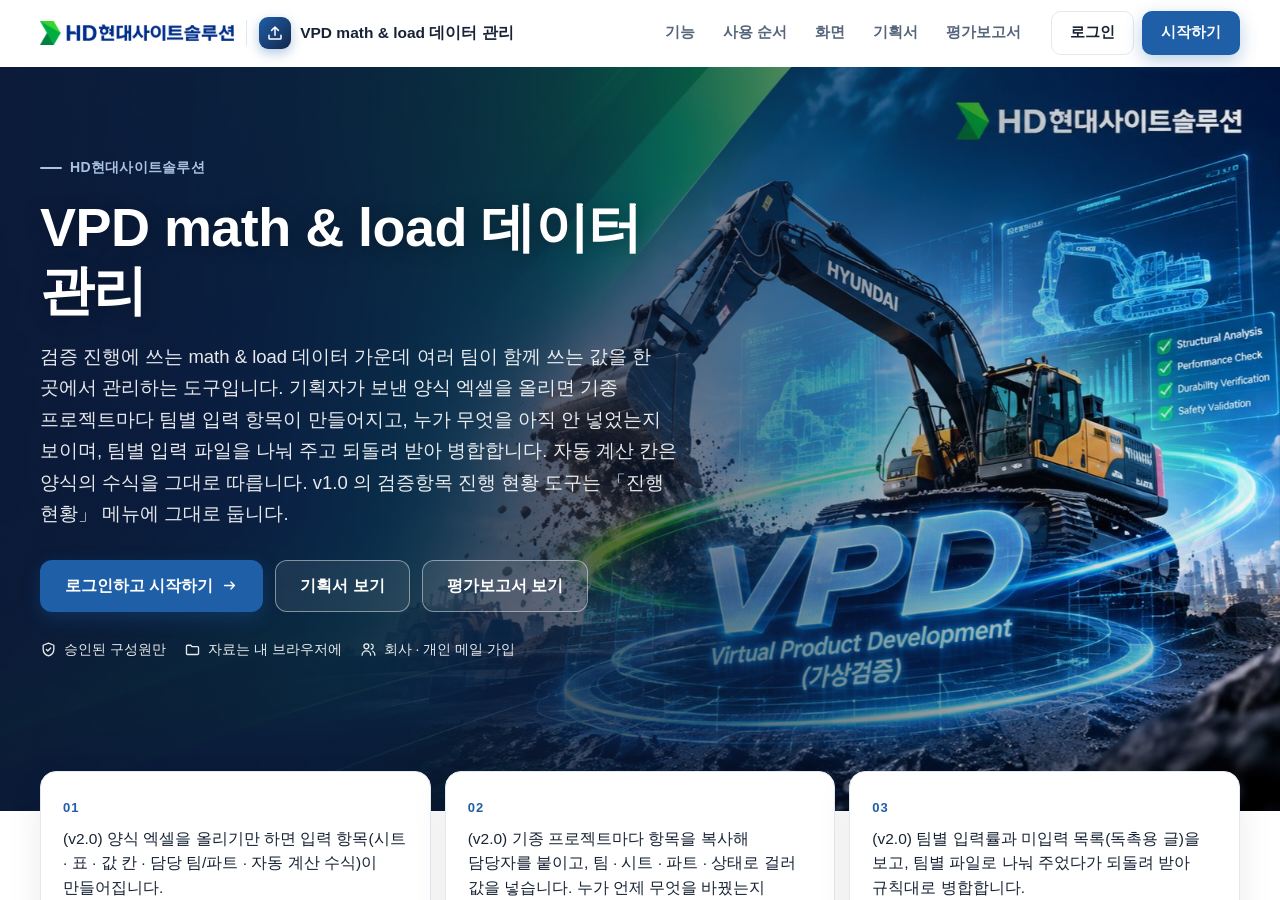
<file: progress.html>
<!DOCTYPE html>
<html lang="ko">
<head>
<meta charset="UTF-8">
<meta name="viewport" content="width=device-width, initial-scale=1.0">
<title>VPD 운영 업무 보조 — 가상검증 진행 현황 · 요청 메일 초안</title>
<!-- seo-kit: 검색 · 공유 미리보기(주소를 옮기면 이 묶음의 주소를 내 주소로) -->
<link rel="canonical" href="https://build-2611-06.jobability.co.kr/progress.html">
<meta name="robots" content="index,follow">
<meta property="og:type" content="website">
<meta property="og:site_name" content="HD현대사이트솔루션">
<meta property="og:title" content="VPD 운영 업무 보조 — 가상검증 진행 현황 · 요청 메일 초안">
<meta property="og:description" content="가상검증 항목 관리 엑셀을 올리면 기종·담당자별 지연·임박·완료·미착수를 판정하고, EIM 회의 요약과 담당자별 요청 메일 초안을 만들어 줍니다. 파일은 브라우저 안에서만 처리합니다.">
<meta property="og:url" content="https://build-2611-06.jobability.co.kr/progress.html">
<meta property="og:image" content="https://build-2611-06.jobability.co.kr/og-image.png?v=2">
<meta property="og:image:secure_url" content="https://build-2611-06.jobability.co.kr/og-image.png?v=2">
<meta property="og:image:type" content="image/png">
<meta property="og:image:width" content="1200">
<meta property="og:image:height" content="630">
<meta property="og:image:alt" content="VPD math &amp; load 데이터 관리">
<meta property="og:locale" content="ko_KR">
<meta name="twitter:card" content="summary_large_image">
<meta name="twitter:title" content="VPD 운영 업무 보조 — 가상검증 진행 현황 · 요청 메일 초안">
<meta name="twitter:description" content="가상검증 항목 관리 엑셀을 올리면 기종·담당자별 지연·임박·완료·미착수를 판정하고, EIM 회의 요약과 담당자별 요청 메일 초안을 만들어 줍니다. 파일은 브라우저 안에서만 처리합니다.">
<meta name="twitter:image" content="https://build-2611-06.jobability.co.kr/og-image.png?v=2">
<!-- /seo-kit -->
<meta name="description" content="가상검증 항목 관리 엑셀을 올리면 기종·담당자별 지연·임박·완료·미착수를 판정하고, EIM 회의 요약과 담당자별 요청 메일 초안을 만들어 줍니다. 파일은 브라우저 안에서만 처리합니다.">
<link rel="icon" href="favicon.svg" type="image/svg+xml">
<link rel="stylesheet" href="css/style.css">
<link rel="stylesheet" href="css/app.css">
<!-- auth-kit: 로그인 전에는 도구 화면을 감춘다(js/auth.js 가 판정 뒤 푼다) -->
<script>document.documentElement.classList.add('auth-lock')</script>
<link rel="stylesheet" href="css/auth.css?v=2026-11-13.13">
<link rel="stylesheet" href="css/board.css?v=2026-11-13.13">
<link rel="stylesheet" href="css/kit-build.css?v=2026-11-13.13">
<!-- /auth-kit -->
</head>
<body>

<nav class="topnav" aria-label="주요 메뉴">
  <div class="topnav-inner">
    <a class="topnav-brand" href="index.html">VPD math & load 데이터 관리 <small>build-2611-06 · 기획 이정우</small></a>
    <ul class="topnav-links">
      <li><a href="index.html">데이터 관리</a></li>
      <li><a href="progress.html" class="active" aria-current="page">진행 현황(v1.0)</a></li>
      <li><a href="#s-data">데이터</a></li>
      <li><a href="#s-status">진행 현황</a></li>
      <li><a href="#s-eim">EIM 요약</a></li>
      <li><a href="#s-mail">요청 메일</a></li>
      <li><a href="guide.html">사용법</a></li>
      <li><a href="plan.html">기획서</a></li>
    </ul>
  </div>
</nav>

<header class="hero"><div class="wrap">
  <div class="eyebrow">생성형 AI 업무자동화 전문가과정 · 2차수 · 프로젝트 06 · v1.0 도구(그대로 둠)</div>
  <h1>VPD 운영 업무 보조 — 검증항목 진행 현황</h1>
  <p>가상검증 항목 관리 엑셀을 올리면 <b>기종·담당자별로 지연·임박·완료·미착수</b>를 판정합니다.
     EIM 회의에 붙일 <b>지연 이슈 요약</b>과, 기한이 다가온 담당자에게 보낼 <b>요청 메일 초안</b>을 템플릿으로 만들어 줍니다.
     메일은 보내지 않습니다. 초안을 복사하거나 메일 프로그램으로 열어 직접 보냅니다.</p>
</div></header>

<main><div class="wrap">

<section id="s-data" class="card">
  <h2 style="margin-top:0">1. 검증항목 관리 엑셀을 올리세요</h2>
  <p class="sub">시트 한 장, 한 줄에 검증항목 하나 — <code>기종</code> · <code>검증항목</code> · <code>담당부서</code> · <code>담당자</code> · <code>이메일</code> ·
     <code>계획일</code> · <code>완료일</code> · <code>산출물 링크</code> · <code>상태</code> · <code>비고</code>.
     양식을 내려받아 채우거나, 예제로 먼저 해 보세요.</p>
  <label class="drop" id="drop">
    <input type="file" id="file" accept=".xlsx,.xls,.csv">
    <b>엑셀 파일을 끌어다 놓거나 눌러서 고르세요</b>
    <span>파일은 서버로 올라가지 않습니다 · 브라우저 안에서만 판정합니다</span>
  </label>
  <div class="btnrow">
    <button class="btn primary" id="btn-sample">예제로 해보기</button>
    <button class="btn" id="btn-template">빈 양식 내려받기</button>
    <button class="btn" id="btn-sample-xlsx">예제 엑셀 내려받기</button>
  </div>
  <p class="sub" style="margin-top:10px">예제는 가짜 기종 3개(DX-300 등) × 검증항목 30여 개입니다. 예제 데이터는 실제 사내 데이터가 아닙니다.</p>
  <div id="data-status"></div>
</section>

<section id="s-status" class="card" hidden>
  <h2 style="margin-top:0">2. 진행 현황</h2>
  <div class="ctrl">
    <label>기준일 <input type="date" id="ref"></label>
    <label>임박 기준 <input type="number" id="soon" value="7" min="0" max="90" step="1" class="n3"> 일 이내</label>
    <button class="btn sm" id="btn-today">오늘로</button>
    <button class="btn green sm" id="btn-export">현황 엑셀 내보내기</button>
  </div>
  <div id="totals"></div>
  <p class="sub">판정 칸의 <span class="tag doc">문서</span>는 상태·완료일 열에 적힌 값으로 정한 것이고,
     <span class="tag calc">계산</span>은 계획일과 기준일을 비교해 이 도구가 계산한 것입니다.</p>
  <div class="grid2">
    <div><h3>기종별</h3><div class="tablewrap" id="by-model"></div></div>
    <div><h3>담당자별</h3><div class="tablewrap" id="by-owner"></div></div>
  </div>
  <h3>검증항목</h3>
  <div class="ctrl">
    <label>기종 <select id="f-model"></select></label>
    <label>담당자 <select id="f-owner"></select></label>
    <label>판정 <select id="f-state"></select></label>
    <label class="chk"><input type="checkbox" id="f-nolink"> 산출물 미등록만</label>
    <span class="sub" id="f-count"></span>
  </div>
  <div class="tablewrap" id="items"></div>
</section>

<section id="s-eim" class="card" hidden>
  <h2 style="margin-top:0">3. EIM 회의 공유용 요약</h2>
  <p class="sub">지연일이 큰 순서로 주요 이슈를 뽑습니다. 그대로 복사해 회의 자료나 메일 본문에 붙여 넣으세요.</p>
  <div class="ctrl">
    <label>지연 이슈 상위 <input type="number" id="eim-top" value="10" min="1" max="50" class="n3"> 건</label>
    <button class="btn sm" id="btn-eim-copy">요약 복사</button>
    <span class="sub" id="eim-msg" aria-live="polite"></span>
  </div>
  <textarea id="eim-text" class="out" rows="16" readonly></textarea>
</section>

<section id="s-mail" class="card" hidden>
  <h2 style="margin-top:0">4. 담당자별 요청 메일 초안</h2>
  <p class="sub">대상을 고르면 담당자마다 메일 한 통씩 초안을 만듭니다. 메일을 자동으로 보내지는 않습니다.</p>
  <div class="form">
    <label>대상
      <select id="m-mode">
        <option value="dn">기한이 정확히 D-n 인 항목</option>
        <option value="within">기한이 n일 이내인 항목</option>
        <option value="late">지연 항목</option>
        <option value="nolink">산출물 미등록 항목</option>
        <option value="open">미완료 전부</option>
      </select></label>
    <label class="f-n">n (일) <input type="number" id="m-n" value="7" min="0" max="90"></label>
    <label>템플릿 <select id="m-tpl"></select></label>
    <label class="wide">참조(CC) <input type="text" id="m-cc" placeholder="예: vpd-team@example.com, leader@example.com"></label>
    <label class="wide">제목 <input type="text" id="m-subject"></label>
    <label class="wide">본문 <textarea id="m-body" rows="9"></textarea></label>
  </div>
  <div class="vars" id="m-vars"></div>
  <div class="btnrow">
    <button class="btn primary" id="btn-drafts">초안 만들기</button>
    <button class="btn" id="btn-tpl-save">템플릿 저장</button>
    <button class="btn" id="btn-tpl-reset">기본값으로</button>
    <span class="sub" id="tpl-msg" aria-live="polite"></span>
  </div>
  <div id="m-target"></div>
  <div id="drafts"></div>

  <details class="ai" id="ai-box">
    <summary>AI 로 문장 다듬기 (선택)</summary>
    <p class="sub">키가 없어도 초안은 규칙대로 만들어집니다. AI 는 문장을 다듬는 보조입니다.
       키는 이 브라우저에만 저장되고, 다듬기를 누를 때 그 초안 한 통만 선택한 제공자에게 보냅니다.</p>
    <div class="form">
      <label>제공자 <select id="ai-provider"><option value="openai">OpenAI (gpt-4o-mini)</option><option value="anthropic">Anthropic (claude-haiku-5-5)</option></select></label>
      <label class="wide">API 키 <input type="password" id="ai-key" autocomplete="off" placeholder="키는 이 브라우저에만 저장됩니다"></label>
    </div>
    <div class="btnrow"><button class="btn" id="ai-save">키 저장</button><button class="btn" id="ai-clear">키 지우기</button><span class="sub" id="ai-msg"></span></div>
  </details>
</section>

</div></main>

<footer><div class="wrap">
  생성형 AI 업무자동화 전문가과정 2차수 · 프로젝트 06 · 기획 이정우 ·
  예제 데이터는 실제 사내 데이터가 아닙니다.
</div></footer>

<script src="lib/xlsx.full.min.js"></script>
<script src="js/vpd.js"></script>
<script src="js/app.js"></script>
<!-- auth-kit: 로그인 · 사용 신청 · 승인 · 게시판(키트 정본 data10-00/kit/auth, 적용 build-2611-00/tools/kit) -->
<script src="vendor/supabase.js?v=2026-11-13.13"></script>
<script src="js/auth-config.js?v=2026-11-13.13"></script>
<script src="js/kit-build.js?v=2026-11-13.13"></script>
<script src="js/board.js?v=2026-11-13.13"></script>
<script src="js/auth.js?v=2026-11-13.13"></script>
<!-- /auth-kit -->
</body>
</html>
</file>
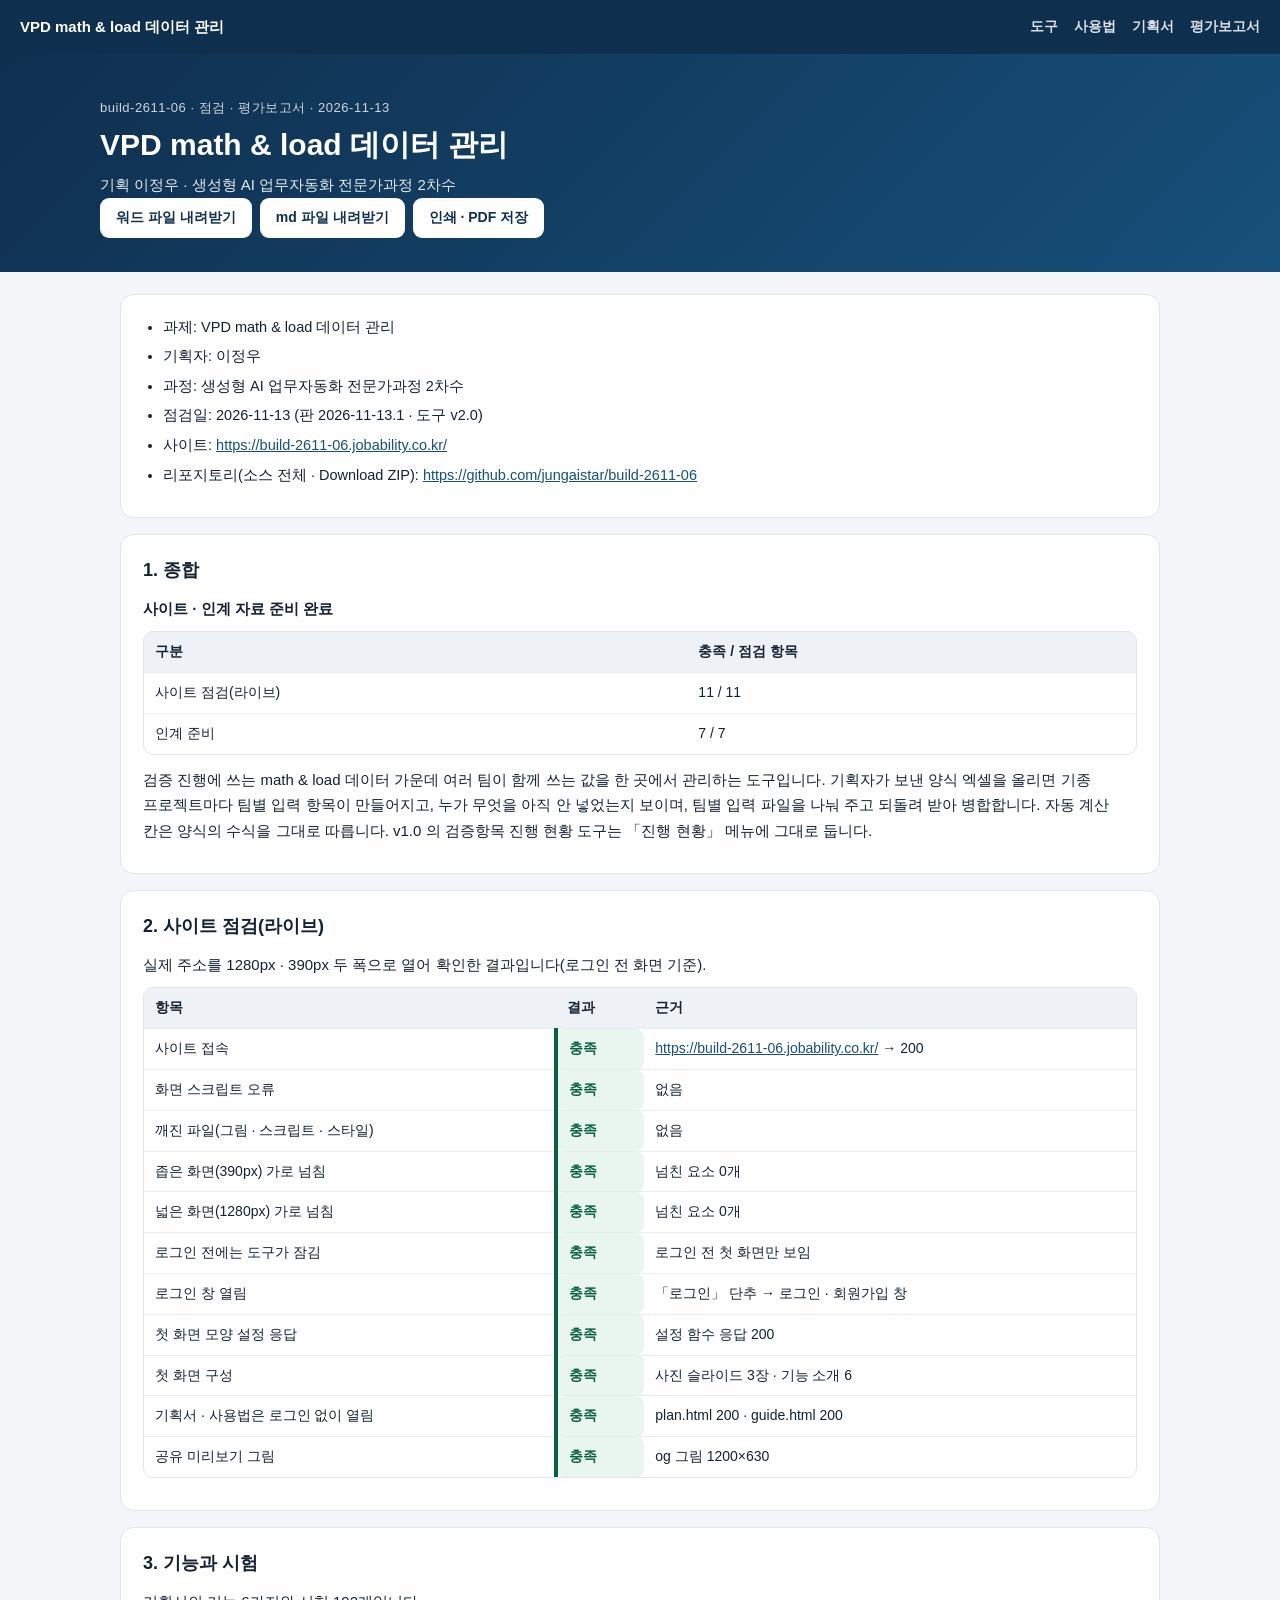
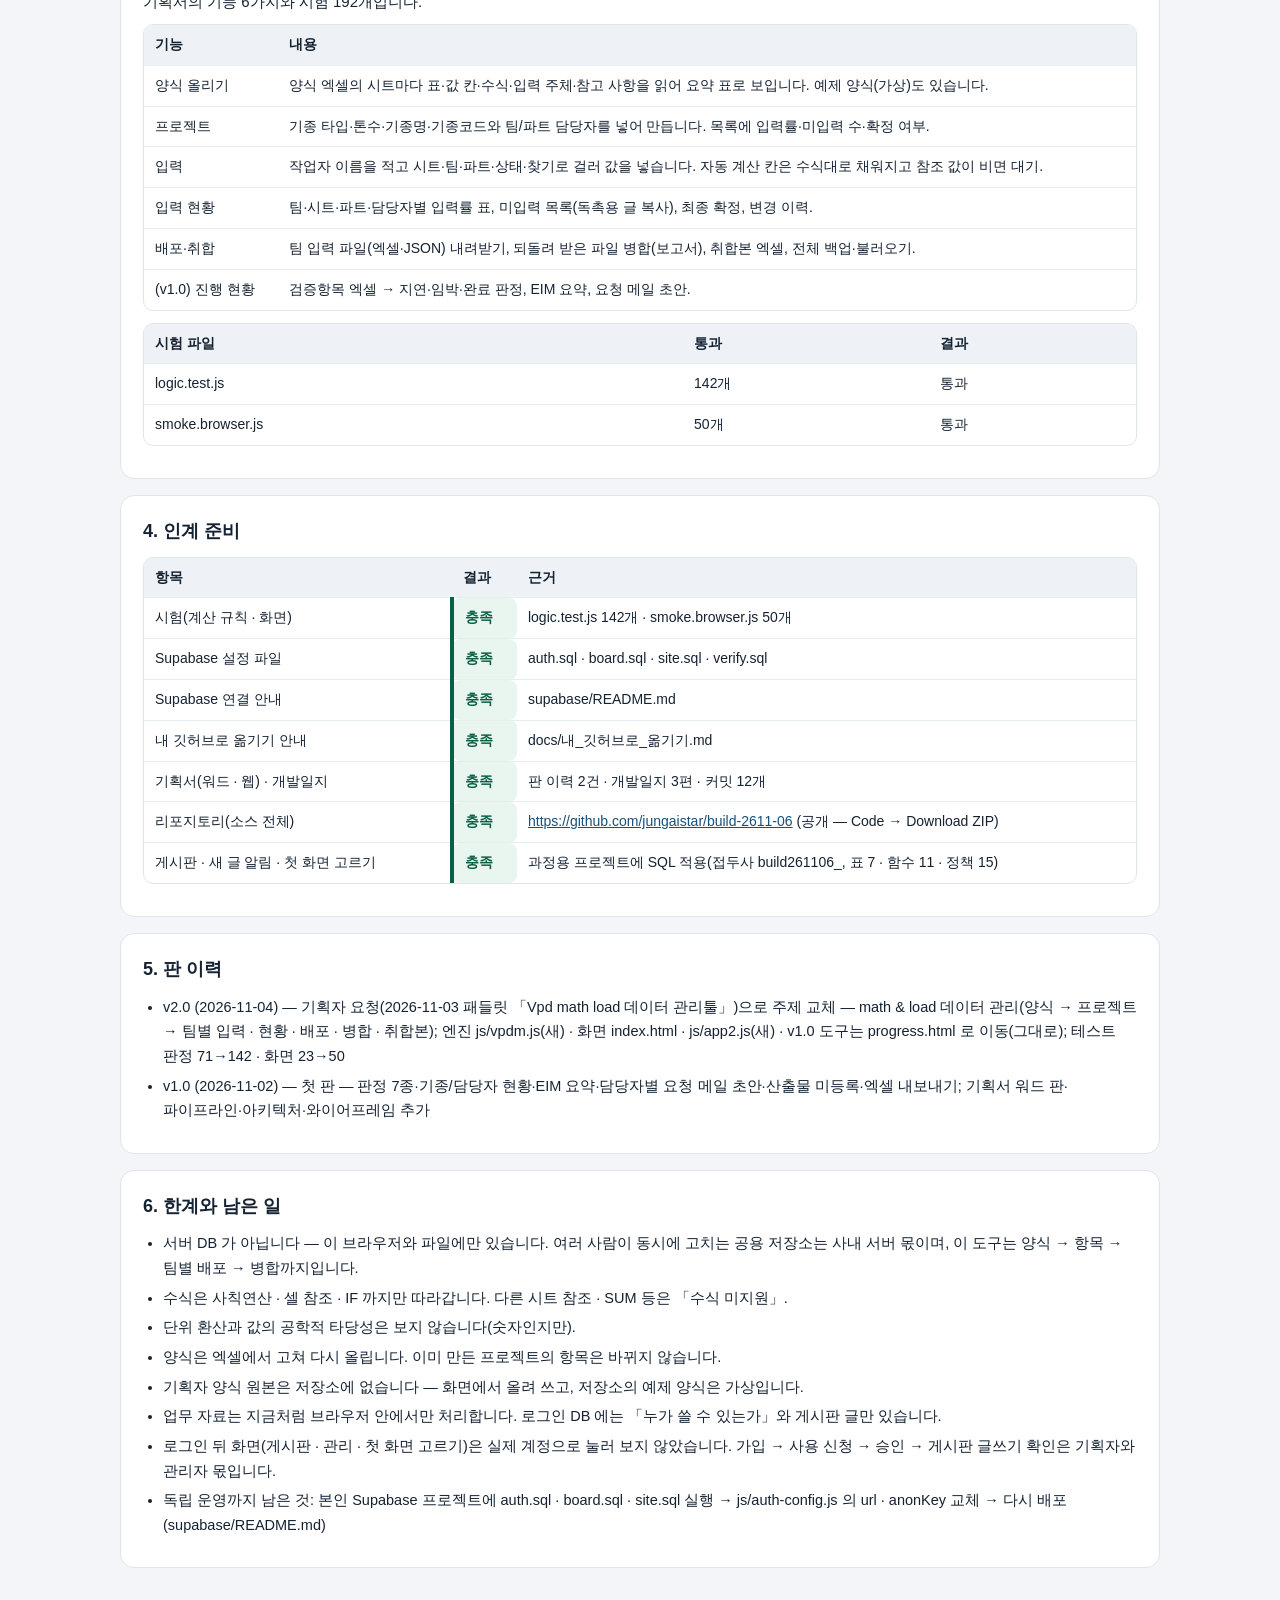
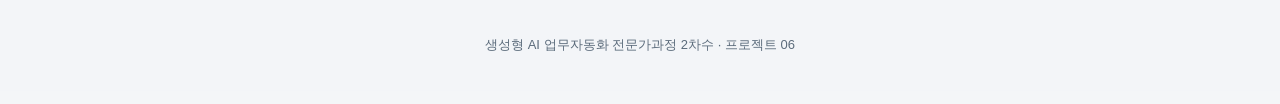
<file: report.html>
<!DOCTYPE html>
<html lang="ko">
<head>
<meta charset="UTF-8">
<meta name="viewport" content="width=device-width, initial-scale=1.0">
<title>평가보고서 — VPD math &amp; load 데이터 관리</title>
<!-- seo-kit: 검색 · 공유 미리보기(주소를 옮기면 이 묶음의 주소를 내 주소로) -->
<link rel="canonical" href="https://build-2611-06.jobability.co.kr/report.html">
<meta name="robots" content="index,follow">
<meta property="og:type" content="website">
<meta property="og:site_name" content="HD현대사이트솔루션">
<meta property="og:title" content="평가보고서 — VPD math &amp;amp; load 데이터 관리">
<meta property="og:description" content="VPD math &amp;amp; load 데이터 관리 점검 · 평가보고서(2026-11-13) — 사이트 점검, 기능과 시험, 인계 준비, 판 이력, 한계.">
<meta property="og:url" content="https://build-2611-06.jobability.co.kr/report.html">
<meta property="og:image" content="https://build-2611-06.jobability.co.kr/og-image.png?v=2">
<meta property="og:image:secure_url" content="https://build-2611-06.jobability.co.kr/og-image.png?v=2">
<meta property="og:image:type" content="image/png">
<meta property="og:image:width" content="1200">
<meta property="og:image:height" content="630">
<meta property="og:image:alt" content="VPD math &amp; load 데이터 관리">
<meta property="og:locale" content="ko_KR">
<meta name="twitter:card" content="summary_large_image">
<meta name="twitter:title" content="평가보고서 — VPD math &amp;amp; load 데이터 관리">
<meta name="twitter:description" content="VPD math &amp;amp; load 데이터 관리 점검 · 평가보고서(2026-11-13) — 사이트 점검, 기능과 시험, 인계 준비, 판 이력, 한계.">
<meta name="twitter:image" content="https://build-2611-06.jobability.co.kr/og-image.png?v=2">
<!-- /seo-kit -->
<meta name="description" content="VPD math &amp; load 데이터 관리 점검 · 평가보고서(2026-11-13) — 사이트 점검, 기능과 시험, 인계 준비, 판 이력, 한계.">
<link rel="icon" href="favicon.svg" type="image/svg+xml">
<link rel="stylesheet" href="css/style.css">
<style>
body{margin:0;font-family:Pretendard,-apple-system,"Apple SD Gothic Neo","Malgun Gothic",sans-serif;background:#f3f5f8;color:#152232;line-height:1.7;word-break:keep-all;overflow-wrap:break-word;}
.rp-top{background:#0f2f4f;color:#fff;padding:14px 20px;display:flex;flex-wrap:wrap;gap:8px 18px;align-items:center;justify-content:space-between;}
.rp-top a{color:#fff;text-decoration:none;font-weight:700;font-size:15px;} .rp-top nav{display:flex;flex-direction:row;flex-wrap:wrap;gap:4px 16px;} .rp-top nav a{font-weight:600;font-size:14px;opacity:.85;}
.rp-hero{background:linear-gradient(135deg,#0f2f4f,#17507a);color:#fff;padding:40px 20px 34px;} .rp-hero div,.rp-main{max-width:1080px;margin:0 auto;}
.rp-hero small{opacity:.8;font-size:13px;letter-spacing:.04em;} .rp-hero h1{margin:6px 0 8px;font-size:clamp(22px,3.4vw,30px);line-height:1.3;} .rp-hero p{margin:0;opacity:.9;font-size:15px;}
.rp-main{padding:22px 20px 50px;} .rp-main section.card{background:#fff;border:1px solid #dfe5ec;border-radius:14px;padding:20px 22px;margin:0 0 16px;} .rp-main section.card:empty{display:none;}
.rp-main h2{margin:0 0 10px;font-size:18px;} .rp-main p{margin:0 0 10px;font-size:15px;} .rp-main ul{margin:0 0 10px 20px;padding:0;} .rp-main li{margin-bottom:5px;font-size:14.5px;}
.rp-main .tablewrap{overflow-x:auto;max-height:none;border:1px solid #dfe5ec;border-radius:10px;margin:0 0 12px;} .rp-main table{border-collapse:collapse;width:100%;font-size:14px;}
.rp-main th,.rp-main td{padding:8px 11px;border-bottom:1px solid #e8edf2;text-align:left;vertical-align:top;white-space:normal;} .rp-main th{background:#eef2f6;white-space:nowrap;position:static;}
.rp-main td.st{font-weight:700;white-space:nowrap;} .rp-main td.ok{color:#0a6045;} .rp-main td.no{color:#c8341f;} .rp-main a{color:#17507a;} .rp-main code{background:#eef2f6;border-radius:4px;padding:0 4px;font-size:13px;}
.rp-dl{display:flex;flex-wrap:wrap;gap:8px;margin-top:16px;} .rp-dl a{display:inline-flex;align-items:center;min-height:40px;padding:0 16px;border-radius:9px;background:#fff;color:#0f2f4f;font-weight:700;font-size:14px;text-decoration:none;}
.rp-foot{text-align:center;color:#5b6b7b;font-size:13px;padding:0 20px 34px;}
@media print{.rp-top,.rp-dl{display:none;} body{background:#fff;} .rp-main section.card{border:0;padding:0 0 8px;}}
</style>
</head>
<body>
<div class="rp-top"><a href="index.html">VPD math &amp; load 데이터 관리</a><nav aria-label="문서"><a href="index.html">도구</a><a href="guide.html">사용법</a><a href="plan.html">기획서</a><a href="report.html" aria-current="page">평가보고서</a></nav></div>
<header class="rp-hero"><div>
  <small>build-2611-06 · 점검 · 평가보고서 · 2026-11-13</small>
  <h1>VPD math &amp; load 데이터 관리</h1>
  <p>기획 이정우 · 생성형 AI 업무자동화 전문가과정 2차수</p>
  <div class="rp-dl"><a href="docs/평가보고서/build-2611-06_평가보고서_2026-11-13.docx" download>워드 파일 내려받기</a><a href="docs/평가보고서/build-2611-06_평가보고서_2026-11-13.md" download>md 파일 내려받기</a><a href="#" onclick="window.print();return false">인쇄 · PDF 저장</a></div>
</div></header>
<main class="rp-main">
<section class="card"><ul>
<li>과제: VPD math &amp; load 데이터 관리</li>
<li>기획자: 이정우</li>
<li>과정: 생성형 AI 업무자동화 전문가과정 2차수</li>
<li>점검일: 2026-11-13 (판 2026-11-13.1 · 도구 v2.0)</li>
<li>사이트: <a href="https://build-2611-06.jobability.co.kr/">https://build-2611-06.jobability.co.kr/</a></li>
<li>리포지토리(소스 전체 · Download ZIP): <a href="https://github.com/jungaistar/build-2611-06">https://github.com/jungaistar/build-2611-06</a></li>
</ul>
</section><section class="card"><h2>1. 종합</h2>
<p><b>사이트 · 인계 자료 준비 완료</b></p>
<div class="tablewrap"><table><thead><tr><th>구분</th><th>충족 / 점검 항목</th></tr></thead><tbody><tr><td>사이트 점검(라이브)</td><td>11 / 11</td></tr><tr><td>인계 준비</td><td>7 / 7</td></tr></tbody></table></div>
<p>검증 진행에 쓰는 math &amp; load 데이터 가운데 여러 팀이 함께 쓰는 값을 한 곳에서 관리하는 도구입니다. 기획자가 보낸 양식 엑셀을 올리면 기종 프로젝트마다 팀별 입력 항목이 만들어지고, 누가 무엇을 아직 안 넣었는지 보이며, 팀별 입력 파일을 나눠 주고 되돌려 받아 병합합니다. 자동 계산 칸은 양식의 수식을 그대로 따릅니다. v1.0 의 검증항목 진행 현황 도구는 「진행 현황」 메뉴에 그대로 둡니다.</p>
</section><section class="card"><h2>2. 사이트 점검(라이브)</h2>
<p>실제 주소를 1280px · 390px 두 폭으로 열어 확인한 결과입니다(로그인 전 화면 기준).</p>
<div class="tablewrap"><table><thead><tr><th>항목</th><th>결과</th><th>근거</th></tr></thead><tbody><tr><td>사이트 접속</td><td class="st ok">충족</td><td><a href="https://build-2611-06.jobability.co.kr/">https://build-2611-06.jobability.co.kr/</a> → 200</td></tr><tr><td>화면 스크립트 오류</td><td class="st ok">충족</td><td>없음</td></tr><tr><td>깨진 파일(그림 · 스크립트 · 스타일)</td><td class="st ok">충족</td><td>없음</td></tr><tr><td>좁은 화면(390px) 가로 넘침</td><td class="st ok">충족</td><td>넘친 요소 0개</td></tr><tr><td>넓은 화면(1280px) 가로 넘침</td><td class="st ok">충족</td><td>넘친 요소 0개</td></tr><tr><td>로그인 전에는 도구가 잠김</td><td class="st ok">충족</td><td>로그인 전 첫 화면만 보임</td></tr><tr><td>로그인 창 열림</td><td class="st ok">충족</td><td>「로그인」 단추 → 로그인 · 회원가입 창</td></tr><tr><td>첫 화면 모양 설정 응답</td><td class="st ok">충족</td><td>설정 함수 응답 200</td></tr><tr><td>첫 화면 구성</td><td class="st ok">충족</td><td>사진 슬라이드 3장 · 기능 소개 6</td></tr><tr><td>기획서 · 사용법은 로그인 없이 열림</td><td class="st ok">충족</td><td>plan.html 200 · guide.html 200</td></tr><tr><td>공유 미리보기 그림</td><td class="st ok">충족</td><td>og 그림 1200×630</td></tr></tbody></table></div>
</section><section class="card"><h2>3. 기능과 시험</h2>
<p>기획서의 기능 6가지와 시험 192개입니다.</p>
<div class="tablewrap"><table><thead><tr><th>기능</th><th>내용</th></tr></thead><tbody><tr><td>양식 올리기</td><td>양식 엑셀의 시트마다 표·값 칸·수식·입력 주체·참고 사항을 읽어 요약 표로 보입니다. 예제 양식(가상)도 있습니다.</td></tr><tr><td>프로젝트</td><td>기종 타입·톤수·기종명·기종코드와 팀/파트 담당자를 넣어 만듭니다. 목록에 입력률·미입력 수·확정 여부.</td></tr><tr><td>입력</td><td>작업자 이름을 적고 시트·팀·파트·상태·찾기로 걸러 값을 넣습니다. 자동 계산 칸은 수식대로 채워지고 참조 값이 비면 대기.</td></tr><tr><td>입력 현황</td><td>팀·시트·파트·담당자별 입력률 표, 미입력 목록(독촉용 글 복사), 최종 확정, 변경 이력.</td></tr><tr><td>배포·취합</td><td>팀 입력 파일(엑셀·JSON) 내려받기, 되돌려 받은 파일 병합(보고서), 취합본 엑셀, 전체 백업·불러오기.</td></tr><tr><td>(v1.0) 진행 현황</td><td>검증항목 엑셀 → 지연·임박·완료 판정, EIM 요약, 요청 메일 초안.</td></tr></tbody></table></div>
<div class="tablewrap"><table><thead><tr><th>시험 파일</th><th>통과</th><th>결과</th></tr></thead><tbody><tr><td>logic.test.js</td><td>142개</td><td>통과</td></tr><tr><td>smoke.browser.js</td><td>50개</td><td>통과</td></tr></tbody></table></div>
</section><section class="card"><h2>4. 인계 준비</h2>
<div class="tablewrap"><table><thead><tr><th>항목</th><th>결과</th><th>근거</th></tr></thead><tbody><tr><td>시험(계산 규칙 · 화면)</td><td class="st ok">충족</td><td>logic.test.js 142개 · smoke.browser.js 50개</td></tr><tr><td>Supabase 설정 파일</td><td class="st ok">충족</td><td>auth.sql · board.sql · site.sql · verify.sql</td></tr><tr><td>Supabase 연결 안내</td><td class="st ok">충족</td><td>supabase/README.md</td></tr><tr><td>내 깃허브로 옮기기 안내</td><td class="st ok">충족</td><td>docs/내_깃허브로_옮기기.md</td></tr><tr><td>기획서(워드 · 웹) · 개발일지</td><td class="st ok">충족</td><td>판 이력 2건 · 개발일지 3편 · 커밋 12개</td></tr><tr><td>리포지토리(소스 전체)</td><td class="st ok">충족</td><td><a href="https://github.com/jungaistar/build-2611-06">https://github.com/jungaistar/build-2611-06</a> (공개 — Code → Download ZIP)</td></tr><tr><td>게시판 · 새 글 알림 · 첫 화면 고르기</td><td class="st ok">충족</td><td>과정용 프로젝트에 SQL 적용(접두사 build261106_, 표 7 · 함수 11 · 정책 15)</td></tr></tbody></table></div>
</section><section class="card"><h2>5. 판 이력</h2>
<ul>
<li>v2.0 (2026-11-04) — 기획자 요청(2026-11-03 패들릿 「Vpd math load 데이터 관리툴」)으로 주제 교체 — math &amp; load 데이터 관리(양식 → 프로젝트 → 팀별 입력 · 현황 · 배포 · 병합 · 취합본); 엔진 js/vpdm.js(새) · 화면 index.html · js/app2.js(새) · v1.0 도구는 progress.html 로 이동(그대로); 테스트 판정 71→142 · 화면 23→50</li>
<li>v1.0 (2026-11-02) — 첫 판 — 판정 7종·기종/담당자 현황·EIM 요약·담당자별 요청 메일 초안·산출물 미등록·엑셀 내보내기; 기획서 워드 판·파이프라인·아키텍처·와이어프레임 추가</li>
</ul>
</section><section class="card"><h2>6. 한계와 남은 일</h2>
<ul>
<li>서버 DB 가 아닙니다 — 이 브라우저와 파일에만 있습니다. 여러 사람이 동시에 고치는 공용 저장소는 사내 서버 몫이며, 이 도구는 양식 → 항목 → 팀별 배포 → 병합까지입니다.</li>
<li>수식은 사칙연산 · 셀 참조 · IF 까지만 따라갑니다. 다른 시트 참조 · SUM 등은 「수식 미지원」.</li>
<li>단위 환산과 값의 공학적 타당성은 보지 않습니다(숫자인지만).</li>
<li>양식은 엑셀에서 고쳐 다시 올립니다. 이미 만든 프로젝트의 항목은 바뀌지 않습니다.</li>
<li>기획자 양식 원본은 저장소에 없습니다 — 화면에서 올려 쓰고, 저장소의 예제 양식은 가상입니다.</li>
<li>업무 자료는 지금처럼 브라우저 안에서만 처리합니다. 로그인 DB 에는 「누가 쓸 수 있는가」와 게시판 글만 있습니다.</li>
<li>로그인 뒤 화면(게시판 · 관리 · 첫 화면 고르기)은 실제 계정으로 눌러 보지 않았습니다. 가입 → 사용 신청 → 승인 → 게시판 글쓰기 확인은 기획자와 관리자 몫입니다.</li>
<li>독립 운영까지 남은 것: 본인 Supabase 프로젝트에 auth.sql · board.sql · site.sql 실행 → js/auth-config.js 의 url · anonKey 교체 → 다시 배포(supabase/README.md)</li>
</ul></section>
</main>
<p class="rp-foot">생성형 AI 업무자동화 전문가과정 2차수 · 프로젝트 06</p>
</body>
</html>
</file>
<file: css/style.css>
:root{
  --bg:#f4f6f8; --card:#fff; --ink:#152232; --sub:#5b6b7b; --line:#dde4ea;
  --brand:#154b6e; --brand-deep:#0d3350; --accent:#0b6e99;
  --ok:#0a6045; --warn:#7a4f00; --danger:#c8341f;
  --wrap:1320px; --pad:24px;
}
@media (max-width:640px){ :root{ --pad:16px; } }
*{box-sizing:border-box; margin:0; padding:0;}
html,body{background:var(--bg); color:var(--ink);
  font-family:"Pretendard","Apple SD Gothic Neo","Malgun Gothic",sans-serif;}
body{font-size:15px; line-height:1.65; word-break:keep-all; overflow-wrap:break-word;}

/* 상단 바는 고정 — 표를 아래로 훑는 동안에도 조작부가 보여야 한다.
   sticky 가 아니라 fixed 다: 조상에 overflow 가 걸리면 sticky 는 조용히 죽는다. */
.topnav{position:fixed; top:0; left:0; right:0; z-index:40;
  background:var(--brand-deep); border-bottom:1px solid rgba(255,255,255,.12);}
.topnav-inner{display:flex; align-items:center; justify-content:space-between;
  gap:20px; max-width:var(--wrap); margin:0 auto; padding:0 var(--pad); min-height:56px;}
.topnav-brand{display:flex; align-items:center; min-height:56px; color:#fff;
  font-weight:750; font-size:14.5px; text-decoration:none; white-space:nowrap;}
.topnav-brand small{font-weight:400; opacity:.7; font-size:12px; margin-left:8px;}
.topnav-links{display:flex; align-items:center; gap:2px; list-style:none; margin:0; padding:0;
  overflow-x:auto; scrollbar-width:none;}
.topnav-links::-webkit-scrollbar{display:none;}
.topnav-links a{display:flex; align-items:center; min-height:56px; padding:0 12px;
  color:rgba(255,255,255,.82); text-decoration:none; font-size:13.5px; font-weight:600;
  white-space:nowrap; border-bottom:2px solid transparent;}
.topnav-links a:hover{color:#fff;}
.topnav-links a.active{color:#fff; border-bottom-color:#7ec8a0;}
@media (max-width:860px){
  .topnav-inner{gap:10px; padding:0 14px; min-height:52px;}
  .topnav-brand{min-height:52px; font-size:13.5px;} .topnav-brand small{display:none;}
  .topnav-links a{min-height:52px; padding:0 9px; font-size:13px;}
}

.hero{background:linear-gradient(180deg,var(--brand-deep),var(--brand)); color:#fff;
  padding:52px 0 38px; margin-top:56px;}
@media (max-width:860px){ .hero{margin-top:52px; padding:38px 0 28px;} }
.hero .eyebrow{font-size:12.5px; letter-spacing:.08em; opacity:.75; margin-bottom:9px;}
.hero h1{font-size:27px; line-height:1.3; font-weight:750; margin-bottom:11px;}
.hero p{max-width:66ch; color:rgba(255,255,255,.86); font-size:14.5px;}
main{padding:34px 0 60px;}
.wrap{max-width:var(--wrap); margin:0 auto; padding:0 var(--pad);}

h2{font-size:19px; font-weight:700; margin:32px 0 8px;}
main > .wrap > :first-child{margin-top:0;}
p{margin:0 0 13px;} .sub{color:var(--sub); font-size:14px;}
code{font-family:ui-monospace,SFMono-Regular,Menlo,monospace; font-size:.92em;
  background:#eef2f6; border-radius:4px; padding:1px 5px;}

.card{background:var(--card); border:1px solid var(--line); border-radius:12px;
  padding:22px 24px; margin-bottom:18px;}
.drop{display:block; border:2px dashed #93a7bd; border-radius:12px; background:#fbfdff;
  padding:30px 20px; text-align:center; cursor:pointer; transition:border-color .15s,background .15s;}
.drop:hover,.drop.over{border-color:var(--accent); background:#f0f8fc;}
.drop b{display:block; font-size:15.5px; margin-bottom:5px;}
.drop span{color:var(--sub); font-size:13.5px;}
input[type=file]{display:none;}

.btn{display:inline-flex; align-items:center; justify-content:center; gap:6px;
  min-height:42px; padding:0 18px; border-radius:9px; border:1px solid var(--line);
  background:#fff; color:var(--ink); font-size:14px; font-weight:650; cursor:pointer;}
.btn:hover{border-color:#9fb2c4;}
.btn.primary{background:var(--brand); border-color:var(--brand); color:#fff;}
.btn.primary:hover{background:var(--brand-deep);}
.btn.green{background:var(--ok); border-color:var(--ok); color:#fff;}
.btn:disabled{opacity:.45; cursor:not-allowed;}
.btnrow{display:flex; flex-wrap:wrap; gap:8px; margin-top:14px;}

.note{border-left:4px solid var(--accent); background:#eef6fa; color:#0b3a4f;
  padding:13px 15px; border-radius:8px; font-size:14px; margin:14px 0;}
.warn{border-left:4px solid var(--danger); background:#fdeae7; color:#7a1a0c;
  padding:13px 15px; border-radius:8px; font-size:14px; margin:14px 0;}
.ok{border-left:4px solid var(--ok); background:#e9f6f0; color:#08422a;
  padding:13px 15px; border-radius:8px; font-size:14px; margin:14px 0;}

.tablewrap{overflow-x:auto; border:1px solid var(--line); border-radius:10px; background:#fff; max-height:70vh;}
table{border-collapse:collapse; width:100%; font-size:13px;}
th,td{border-bottom:1px solid var(--line); padding:8px 11px; text-align:left; white-space:nowrap;}
th{background:#eef2f6; font-weight:700; position:sticky; top:0; z-index:1;}
tr:last-child td{border-bottom:0;}
td.num{text-align:right; font-variant-numeric:tabular-nums;}
td.mono{font-family:ui-monospace,SFMono-Regular,Menlo,monospace;}
tr.flag td{background:#fdf3f1;}
/* 계산으로 채운 값은 문서에 적혀 있던 값과 **신뢰도가 다르다.**
   같은 모양으로 두면 사람이 구분하지 못한 채 그대로 믿게 된다. */
td .calc{display:inline-block; margin-left:5px; font-size:10.5px; font-weight:700;
  color:#0b3a4f; background:#dceaf3; border-radius:4px; padding:1px 5px; vertical-align:middle;}
.rev{color:var(--danger); font-weight:650; white-space:normal; min-width:240px;}

.filelist{margin:13px 0 0; padding:0; list-style:none; font-size:13.5px;}
.filelist li{padding:6px 0; border-bottom:1px solid var(--line); color:var(--sub);
  display:flex; justify-content:space-between; gap:10px;}
.filelist li:last-child{border-bottom:0;}
.stats{display:flex; flex-wrap:wrap; gap:10px; margin:14px 0 0;}
.stat{background:#eef2f6; border-radius:9px; padding:9px 14px; font-size:13.5px;}
.stat b{font-size:17px; display:block; font-variant-numeric:tabular-nums;}
footer{border-top:1px solid var(--line); padding:24px 0 40px; color:var(--sub); font-size:13px;}
</file>
<file: css/app.css>
/* 이 앱 전용 — 공통 style.css 뒤에 읽는다 */
h3{font-size:16px; font-weight:700; margin:22px 0 8px;}
.ctrl{display:flex; flex-wrap:wrap; align-items:center; gap:10px 14px; margin:6px 0 12px; font-size:14px;}
.ctrl label{display:inline-flex; align-items:center; gap:6px; flex-wrap:wrap;}
.ctrl input,.ctrl select,.form input,.form select,.form textarea{font:inherit; font-size:14px; padding:6px 8px; border:1px solid var(--line); border-radius:7px; background:#fff; max-width:100%;}
.ctrl input.n3{width:5.5em;}
.btn.sm{min-height:34px; padding:0 12px; font-size:13px;}
[hidden]{display:none !important;}

.grid2{display:grid; grid-template-columns:repeat(auto-fit,minmax(min(100%,420px),1fr)); gap:4px 18px;}
.grid2 > div{min-width:0;}

/* 판정 색 — 색만으로 구분하지 않도록 글자를 함께 쓴다 */
.st{display:inline-block; padding:1px 8px; border-radius:999px; font-size:12px; font-weight:700; white-space:nowrap;}
.st-late{background:#f4b9ad; color:#7a1a0c;} .st-soon{background:#fbe7b5; color:#5c3b00;}
.st-progress{background:#dceaf3; color:#0b3a4f;} .st-notstarted{background:#eef0f3; color:#3b4a59;}
.st-done{background:#d6ecdf; color:#08422a;} .st-hold{background:#e8e1f3; color:#3e2a66;} .st-nodate{background:#fff; color:#5b6b7b; border:1px dashed #93a7bd;}
.stat.s-late{background:#fdeae7;} .stat.s-soon{background:#fdf3d7;} .stat.s-done{background:#e9f6f0;} .stat.s-nolink{background:#fdeae7;}

.tag{display:inline-block; font-size:10.5px; font-weight:700; border-radius:4px; padding:1px 5px; vertical-align:middle; margin-left:4px;}
.tag.doc{background:#eef0f3; color:#3b4a59;} .tag.calc{background:#dceaf3; color:#0b3a4f;}
.nolink{color:var(--danger); font-weight:700;}
td.why{white-space:normal; min-width:200px; color:var(--sub); font-size:12.5px;}
td.item{white-space:normal; min-width:160px;}
td a{color:var(--accent);}
tr.r-late td{background:#fdf3f1;}
.bar{display:inline-block; width:70px; height:8px; background:#eef0f3; border-radius:4px; vertical-align:middle; margin-right:6px; overflow:hidden;}
.bar i{display:block; height:100%; background:var(--ok);}
.tablewrap tr.pick{cursor:pointer;} .tablewrap tr.pick:hover td{background:#f0f8fc;}

textarea.out{width:100%; font-family:ui-monospace,SFMono-Regular,Menlo,monospace; font-size:13px; line-height:1.55;
  padding:12px; border:1px solid var(--line); border-radius:10px; background:#fbfdff; resize:vertical;}

.form{display:grid; grid-template-columns:repeat(auto-fill,minmax(min(100%,200px),1fr)); gap:10px 12px; align-items:end; margin:12px 0;}
.form label{display:flex; flex-direction:column; gap:4px; font-size:13px; color:var(--sub); min-width:0;}
.form label.wide{grid-column:1/-1;}
.form textarea{width:100%; resize:vertical; line-height:1.55;}
.vars{display:flex; flex-wrap:wrap; gap:6px; align-items:center; font-size:12.5px; color:var(--sub);}
.vars button{font:inherit; font-size:12.5px; border:1px solid var(--line); background:#eef6fa; color:#0b3a4f; border-radius:6px; padding:3px 8px; cursor:pointer;}

.drafts{display:grid; grid-template-columns:repeat(auto-fill,minmax(min(100%,460px),1fr)); gap:14px; margin-top:12px;}
.draft{border:1px solid var(--line); border-radius:10px; padding:14px 16px; background:#fff; min-width:0;}
.draft h4{font-size:14.5px; margin:0 0 4px;}
.draft .meta{font-size:12.5px; color:var(--sub); margin-bottom:8px;}
.draft input,.draft textarea{width:100%; font:inherit; font-size:13.5px; padding:6px 8px; border:1px solid var(--line); border-radius:7px;}
.draft textarea{line-height:1.55; resize:vertical; margin-top:6px;}
.draft .btnrow{margin-top:8px;}
.draft .ai-out{margin-top:10px; border-left:4px solid #7a5bb8; background:#f4f0fb; padding:10px 12px; border-radius:8px; font-size:13.5px; white-space:pre-wrap;}
.draft .ai-out b{display:block; color:#4a2e86; margin-bottom:4px;}
.ai{margin-top:20px; border-top:1px solid var(--line); padding-top:14px;}
.ai summary{cursor:pointer; font-weight:700;}
.warn ul{margin:6px 0 0 18px;}

/* (v2.0) 데이터 관리 */
.tb-h{margin:18px 0 8px; font-size:15px;}
.fgrid{display:grid; grid-template-columns:repeat(auto-fill,minmax(min(220px,100%),1fr)); gap:10px 12px; margin:8px 0;}
.fgrid label{display:flex; flex-direction:column; gap:4px; font-size:13px; color:var(--sub); min-width:0;}
.fgrid label small{color:var(--danger); font-weight:700;}
.fgrid input{font:inherit; font-size:14px; padding:6px 8px; border:1px solid var(--line); border-radius:7px; background:#fff; max-width:100%;}
.box{border:1px solid var(--line); border-radius:10px; padding:10px 14px; margin:10px 0; background:#fbfcfd;}
.box summary{cursor:pointer; font-weight:700; font-size:14.5px;}
.tag.ok-t{background:#d6ecdf; color:#08422a;} .tag.bad-t{background:#f4b9ad; color:#7a1a0c;}
small.req{color:var(--danger); font-weight:700;}
td.wrapcell{white-space:normal; min-width:120px; max-width:280px;}
table.items input.val{font:inherit; font-size:13.5px; padding:4px 6px; border:1px solid var(--line); border-radius:6px; width:7.5em; max-width:100%;}
table.items td.auto{background:#f4f7fa;}
tr.st-done td:first-child{border-left:3px solid var(--ok);} tr.st-empty td:first-child{border-left:3px solid #f4b9ad;} tr.st-partial td:first-child{border-left:3px solid #fbe7b5;}
tr.sum td{font-weight:750; background:#f4f7fa;}
tr.pick.on td{background:#e3f0f8; font-weight:650;}
textarea{font:inherit; font-size:14px; padding:8px 10px; border:1px solid var(--line); border-radius:7px; width:100%; line-height:1.6; resize:vertical; background:#fff;}
.x{border:0; background:none; color:var(--danger); cursor:pointer; font-size:12.5px; text-decoration:underline;}
.ctrl label.btn{cursor:pointer;}
@media (max-width:640px){ table.items input.val{width:5.5em;} }
</file>
<file: css/auth.css>
/* data10 로그인 키트 — 정본: data10-00/kit/auth/css/auth.css (사본을 직접 고치지 말 것)
   로그인 전 대문 · 사용 신청 · 승인 대기 · 구성원 관리 창. 클래스는 모두 ag- / auth- 로 시작해 도구 화면과 섞이지 않는다. */
:root {
  --ag-ink: #172334; --ag-sub: #55657a; --ag-line: #d6dee8; --ag-bg: #f3f6f9;
  --ag-navy: #13274b; --ag-navy-2: #0c1b36; --ag-brand: #1f5fa8; --ag-brand-d: #174a84;
  --ag-ok: #1b6e3a; --ag-ok-bg: #e5f3ea; --ag-err: #b3261e; --ag-err-bg: #fdecea; --ag-warn: #7a5200; --ag-warn-bg: #fff4d6;
  --ag-accent: #a9c2e2;
  --ag-pad: 20px;
}
@media (min-width: 640px) { :root { --ag-pad: 28px; } }
@media (min-width: 1024px) { :root { --ag-pad: 40px; } }

/* 로그인 전에는 도구 화면을 감춘다(자리는 그대로 — 그래프 폭 계산이 흔들리지 않게 visibility) */
html.auth-lock body > *:not(#authGate) { visibility: hidden; }
html.auth-lock body { overflow: hidden; }

.ag {
  position: fixed; inset: 0; z-index: 2000; overflow-y: auto; -webkit-overflow-scrolling: touch;
  background: var(--ag-bg); color: var(--ag-ink);
  font: 16px/1.65 Pretendard, 'Apple SD Gothic Neo', 'Malgun Gothic', 'Noto Sans KR', sans-serif;
  word-break: keep-all; overflow-wrap: break-word;
}
.ag[hidden] { display: none; }
.ag *, .ag *::before, .ag *::after, .ag-modal * { box-sizing: border-box; }

.ag-wrap {
  max-width: calc(1180px + 2 * var(--ag-pad)); margin: 0 auto; padding: 0 var(--ag-pad);
  display: grid; grid-template-columns: minmax(0, 1fr); gap: 0;
}
.ag-hero {
  background: linear-gradient(160deg, var(--ag-navy) 0%, var(--ag-navy-2) 100%); color: #fff;
  margin: 0 calc(-1 * var(--ag-pad)); padding: 36px var(--ag-pad) 32px;
}
.ag-side { padding: 24px 0 8px; }
@media (min-width: 960px) {
  .ag { background: linear-gradient(90deg, var(--ag-navy-2) 0, var(--ag-navy-2) 50%, var(--ag-bg) 50%); }
  .ag-wrap { grid-template-columns: minmax(0, 1fr) minmax(0, 1fr); min-height: calc(100vh - 48px); align-items: center; }
  .ag-hero { margin: 0; padding: 56px 48px 56px 0; background: none; min-height: 100%; display: flex; flex-direction: column; justify-content: center; }
  .ag-side { padding: 56px 0 56px 48px; }
}
.ag-eyebrow { margin: 0 0 10px; font-size: 13.5px; letter-spacing: .02em; color: var(--ag-accent); }
.ag-hero h1 { margin: 0 0 14px; font-size: clamp(26px, 3.6vw, 38px); line-height: 1.3; color: #fff; font-weight: 800; }
.ag-lead { margin: 0 0 24px; color: #d7e3f2; font-size: 16.5px; max-width: 640px; }
.ag-feats { list-style: none; margin: 0 0 24px; padding: 0; display: grid; grid-template-columns: minmax(0, 1fr); gap: 10px; }
@media (min-width: 640px) { .ag-feats { grid-template-columns: repeat(2, minmax(0, 1fr)); } }
.ag-feats li { border: 1px solid rgba(255, 255, 255, .14); border-radius: 12px; padding: 14px 16px; background: rgba(255, 255, 255, .05); }
.ag-feats b { display: block; color: #fff; font-size: 15.5px; margin-bottom: 4px; }
.ag-feats span { display: block; color: #c4d3e6; font-size: 14px; line-height: 1.55; }
.ag-flow-t { margin: 0 0 8px; font-size: 13.5px; color: #a9c2e2; }
.ag-flow ol { list-style: none; margin: 0; padding: 0; display: flex; flex-wrap: wrap; gap: 8px; }
.ag-flow li { display: inline-flex; align-items: center; gap: 8px; padding: 6px 12px 6px 6px; border-radius: 999px; background: rgba(255, 255, 255, .08); color: #e6eef8; font-size: 14px; }
.ag-n { display: inline-grid; place-items: center; width: 24px; height: 24px; border-radius: 50%; background: #fff; color: var(--ag-navy); font-weight: 700; font-size: 13px; }

.ag-card { background: #fff; border: 1px solid var(--ag-line); border-radius: 16px; padding: 26px 24px; box-shadow: 0 10px 30px rgba(15, 30, 55, .08); max-width: 460px; margin: 0 auto; }
.ag-card h2 { margin: 6px 0 8px; font-size: 21px; color: var(--ag-ink); }
.ag-card p { margin: 0 0 12px; }
.ag-sub { color: var(--ag-sub); font-size: 14.5px; }
.ag-tabs { display: flex; gap: 4px; padding: 4px; background: #eef2f6; border-radius: 10px; margin: 0 0 18px; }
.ag-tabs button { flex: 1; border: 0; background: transparent; padding: 9px 10px; border-radius: 8px; font: inherit; font-weight: 600; color: var(--ag-sub); cursor: pointer; }
.ag-tabs button[aria-selected="true"] { background: #fff; color: var(--ag-ink); box-shadow: 0 1px 3px rgba(0, 0, 0, .1); }
.ag-form { display: grid; gap: 12px; }
.ag-form label { display: grid; gap: 5px; font-size: 14px; font-weight: 600; color: var(--ag-ink); }
.ag-form small { font-weight: 400; color: var(--ag-sub); }
.ag-form input { font: inherit; font-size: 16px; font-weight: 400; padding: 10px 12px; border: 1px solid var(--ag-line); border-radius: 9px; background: #fff; color: var(--ag-ink); width: 100%; }
.ag-form input::placeholder { color: #8a97a8; font-weight: 400; }
.ag-form input:focus { outline: 2px solid var(--ag-brand); outline-offset: 1px; border-color: var(--ag-brand); }
.ag-btn { font: inherit; font-weight: 700; display: inline-flex; align-items: center; justify-content: center; gap: 6px; min-height: 44px; padding: 8px 16px;
  border-radius: 10px; border: 1px solid var(--ag-line); background: #fff; color: var(--ag-ink); cursor: pointer; width: 100%; }
.ag-btn:hover { border-color: var(--ag-brand); }
.ag-btn:disabled { opacity: .6; cursor: progress; }
.ag-primary { background: var(--ag-brand); border-color: var(--ag-brand); color: #fff; }
.ag-primary:hover { background: var(--ag-brand-d); }
.ag-kakao { background: #fee500; border-color: #fee500; color: #191600; }
.ag-or { display: flex; align-items: center; gap: 10px; color: var(--ag-sub); font-size: 13px; margin: 14px 0; }
.ag-or::before, .ag-or::after { content: ''; flex: 1; height: 1px; background: var(--ag-line); }
.ag-hint { margin: 14px 0 0 !important; color: var(--ag-sub); font-size: 13.5px; }
.ag-msg { margin: 12px 0 0 !important; font-size: 14px; min-height: 1em; color: var(--ag-sub); }
.ag-msg:empty { display: none; }
.ag-msg.is-err { color: var(--ag-err); background: var(--ag-err-bg); padding: 8px 12px; border-radius: 8px; }
.ag-msg.is-ok { color: var(--ag-ok); background: var(--ag-ok-bg); padding: 8px 12px; border-radius: 8px; }
.ag-link { border: 0; background: none; color: var(--ag-sub); text-decoration: underline; font: inherit; font-size: 14px; cursor: pointer; margin-top: 14px; padding: 6px 0; }
.ag-badge { display: inline-block; padding: 3px 10px; border-radius: 999px; background: var(--ag-warn-bg); color: var(--ag-warn); font-size: 13px; font-weight: 700; }
.ag-badge.is-off { background: var(--ag-err-bg); color: var(--ag-err); }
.ag-claim { margin-top: 16px; padding: 14px; border: 1px dashed var(--ag-line); border-radius: 10px; font-size: 14px; color: var(--ag-sub); }
.ag-foot { text-align: center; color: var(--ag-sub); font-size: 13px; margin: 0; padding: 14px var(--ag-pad) 22px; }
@media (min-width: 960px) { .ag-foot { color: #8fa3bd; text-align: left; max-width: calc(1180px + 2 * var(--ag-pad)); margin: 0 auto; } }

/* 상단 바 계정 칩 */
.auth-chip { display: flex; align-items: center; gap: 6px; margin-left: auto; flex-wrap: nowrap; font-size: 13.5px; }
.auth-chip.is-float { position: fixed; top: 10px; right: 10px; z-index: 1500; background: #fff; border: 1px solid var(--ag-line); border-radius: 999px; padding: 4px 6px 4px 12px; }
.auth-chip-name { max-width: 9em; overflow: hidden; text-overflow: ellipsis; white-space: nowrap; font-weight: 600; }
.auth-chip-btn { font: inherit; font-size: 13px; border: 1px solid var(--ag-line); background: #fff; color: var(--ag-ink); border-radius: 8px; padding: 5px 10px; cursor: pointer; white-space: nowrap; display: inline-flex; align-items: center; gap: 4px; }
.auth-chip-btn:hover { border-color: var(--ag-brand); color: var(--ag-brand); }
.auth-chip-n { display: inline-grid; place-items: center; min-width: 18px; height: 18px; padding: 0 5px; border-radius: 9px; background: var(--ag-err); color: #fff; font-size: 11.5px; font-weight: 700; }
.auth-chip-n[hidden] { display: none; }
@media (max-width: 639px) { .auth-chip-name { display: none; } }

/* 구성원 관리 창 */
.ag-modal { position: fixed; inset: 0; z-index: 2100; background: rgba(10, 20, 35, .5); display: flex; align-items: flex-start; justify-content: center; padding: 24px 12px; overflow-y: auto;
  font: 15px/1.6 Pretendard, 'Apple SD Gothic Neo', 'Malgun Gothic', sans-serif; color: var(--ag-ink); word-break: keep-all; overflow-wrap: break-word; }
.ag-modal[hidden] { display: none; }
.ag-panel { background: #fff; border-radius: 14px; width: 100%; max-width: 980px; padding: 20px 22px 24px; }
.ag-panel-h { display: flex; align-items: center; justify-content: space-between; gap: 12px; }
.ag-panel-h h2 { margin: 0; font-size: 20px; }
.ag-x { border: 0; background: none; font-size: 26px; line-height: 1; cursor: pointer; color: var(--ag-sub); padding: 4px 8px; }
.ag-panel .ag-tabs { max-width: 320px; margin: 12px 0; }
.ag-tablewrap { overflow-x: auto; }
.ag-table { width: 100%; border-collapse: collapse; font-size: 14.5px; }
.ag-table th, .ag-table td { text-align: left; vertical-align: top; padding: 10px 8px; border-bottom: 1px solid var(--ag-line); }
.ag-table th { background: #f1f4f8; font-size: 13.5px; white-space: nowrap; }
.ag-table small { color: var(--ag-sub); }
.ag-acts { display: flex; flex-wrap: wrap; gap: 6px; min-width: 150px; }
.ag-btn.ag-sm { width: auto; min-height: 34px; padding: 4px 10px; font-size: 13.5px; }
.ag-st { display: inline-block; padding: 1px 8px; border-radius: 999px; font-size: 12.5px; font-weight: 700; background: #eef2f6; color: var(--ag-sub); }
.ag-st.is-pending { background: var(--ag-warn-bg); color: var(--ag-warn); }
.ag-st.is-active { background: var(--ag-ok-bg); color: var(--ag-ok); }
.ag-st.is-disabled { background: var(--ag-err-bg); color: var(--ag-err); }
.ag-st.is-admin { background: #e6eef9; color: var(--ag-brand-d); }
/* 밝은 테마(plan.json landing.theme = "light") — 바탕은 --ag-bg, 글자는 --ag-ink, 강조는 --ag-accent */
.ag-light, .ag-light .ag-hero { background: var(--ag-bg); }
@media (min-width: 960px) { .ag.ag-light { background: var(--ag-bg); } }
.ag-light .ag-hero { color: var(--ag-ink); }
.ag-light .ag-hero h1 { color: var(--ag-navy); font-size: clamp(30px, 4.2vw, 46px); line-height: 1.25; }
.ag-light .ag-eyebrow { font-size: 16px; font-weight: 700; }
.ag-light .ag-lead { color: var(--ag-sub); font-size: 17px; }
.ag-light .ag-feats li { background: #fff; border-color: var(--ag-line); }
.ag-light .ag-feats b { color: var(--ag-ink); }
.ag-light .ag-feats span { color: var(--ag-sub); }
.ag-light .ag-flow-t { color: var(--ag-sub); }
.ag-light .ag-flow li { background: #fff; color: var(--ag-ink); border: 1px solid var(--ag-line); }
.ag-light .ag-n { background: var(--ag-navy); color: #fff; }
.ag-light .ag-primary { background: var(--ag-navy); border-color: var(--ag-navy); }
.ag-light .ag-primary:hover { background: var(--ag-navy-2); }
@media (min-width: 960px) { .ag-light .ag-foot { color: var(--ag-sub); } }
/* 대문 그림(SVG) — 현장 데이터 → 관리도. 색은 currentColor 하나로(테마마다 .ag-art color 만 바꾼다) */
.ag-hero { position: relative; overflow: hidden; }
.ag-hero > :not(.ag-art) { position: relative; z-index: 1; }
.ag-art { position: absolute; z-index: 0; pointer-events: none; color: #7fa6d6; opacity: .3;
  right: -40px; top: 8px; width: min(560px, 78%); height: auto; }
.ag-par { transition: transform .6s cubic-bezier(.2, .7, .2, 1); }
.ag-line { fill: none; stroke: currentColor; stroke-width: 2.5; stroke-linecap: round; }
.ag-ucl { stroke: currentColor; stroke-width: 1; stroke-dasharray: 5 6; opacity: .55; }
.ag-lbl { fill: currentColor; font-size: 12px; opacity: .7; font-family: inherit; }
.ag-pt { fill: var(--ag-navy-2); stroke: currentColor; stroke-width: 2; }
.ag-ring { fill: none; stroke: currentColor; stroke-width: 2; transform-box: fill-box; transform-origin: center; opacity: 0; }
@media (max-width: 639px) { .ag-art { width: 92%; right: -24px; top: 0; opacity: .28; } .ag-lbl { display: none; } }
/* 데스크톱: 왼쪽 칸 맨 아래 띠(내용과 겹치지 않게 그만큼 아래 여백을 둔다) */
@media (min-width: 960px) {
  .ag-hero { padding-bottom: 210px; }
  .ag-art { top: auto; bottom: 34px; left: 0; right: 32px; width: auto; max-width: 600px; opacity: .55; }
}
.ag-light .ag-art { color: var(--ag-navy); opacity: .26; }
.ag-light .ag-pt { fill: var(--ag-bg); }

/* 「이렇게 씁니다」 단계 — 차례로 밝아진다(그림의 점과 함께) */
.ag-flow li { transition: background-color .35s, box-shadow .35s, color .35s; }
.ag-flow li.is-on { background: rgba(255, 255, 255, .18); box-shadow: inset 0 0 0 1px rgba(255, 255, 255, .45); color: #fff; }
.ag-light .ag-flow li.is-on { background: #fff; box-shadow: inset 0 0 0 1.5px var(--ag-navy); color: var(--ag-navy); }

/* 효과 — .ag-fx 는 JS 가 처음 한 번만 붙인다(모션 최소화면 붙이지 않음). 효과가 없어도 모든 내용은 보인다. */
@keyframes agDraw { to { stroke-dashoffset: 0; } }
@keyframes agFade { from { opacity: 0; } }
@keyframes agUp { from { opacity: 0; transform: translateY(12px); } }
@keyframes agPop { from { opacity: 0; transform: scale(.4); } }
@keyframes agPulse { 0% { opacity: .85; transform: scale(.6); } 100% { opacity: 0; transform: scale(2.2); } }
.ag-fx .ag-line { stroke-dasharray: 1; stroke-dashoffset: 1; animation: agDraw 1.8s cubic-bezier(.4, 0, .2, 1) .2s forwards; }
.ag-fx .ag-area { animation: agFade 1.2s ease 1s both; }
.ag-fx .ag-pt { transform-box: fill-box; transform-origin: center; animation: agPop .45s cubic-bezier(.2, .9, .3, 1.4) var(--d, 1s) both; }
.ag-fx .ag-eyebrow, .ag-fx .ag-hero h1, .ag-fx .ag-lead { animation: agUp .6s ease both; }
.ag-fx .ag-hero h1 { animation-delay: .08s; } .ag-fx .ag-lead { animation-delay: .16s; }
.ag-fx .ag-feats li { animation: agUp .55s ease both; }
.ag-fx .ag-feats li:nth-child(1) { animation-delay: .28s; } .ag-fx .ag-feats li:nth-child(2) { animation-delay: .36s; }
.ag-fx .ag-feats li:nth-child(3) { animation-delay: .44s; } .ag-fx .ag-feats li:nth-child(4) { animation-delay: .52s; }
.ag-fx .ag-flow { animation: agUp .55s ease .62s both; }
.ag-fx .ag-card { animation: agUp .6s ease .18s both; }
.ag-ring { animation: agPulse 2.4s ease-out infinite; }
.ag-feats li { transition: border-color .25s, background-color .25s; }
.ag-feats li:hover { border-color: rgba(255, 255, 255, .32); background: rgba(255, 255, 255, .08); }
.ag-light .ag-feats li:hover { border-color: var(--ag-navy); background: #fff; }

/* ───────── 대문 사진 ───────── */
.ag-sr { position: absolute !important; width: 1px; height: 1px; overflow: hidden; clip: rect(0 0 0 0); white-space: nowrap; }
/* banner: 완성 그림을 위에 그대로(잘리지 않게), 아래에 기능 · 로그인 */
.ag.ag-has-banner { background: var(--ag-bg); }
.ag-banner { background: var(--ag-navy-2); display: flex; justify-content: center; }
.ag-banner { cursor: pointer; }
.ag-banner img { display: block; width: 100%; max-width: 1600px; height: auto; max-height: 72vh; object-fit: contain; }
/* 데스크톱: 그림 아래로 로그인 카드가 첫 화면에 걸리게 높이를 줄인다 */
@media (min-width: 960px) { .ag-banner img { max-height: 52vh; } }
.ag-banner:focus-visible { outline: 3px solid var(--ag-brand); outline-offset: -3px; }
.ag-wrap-banner { padding-top: 24px; padding-bottom: 8px; }
.ag-has-banner .ag-hero-sub { background: none; color: var(--ag-ink); margin: 0; padding: 0 0 8px; }
.ag-has-banner .ag-feats li { background: #fff; border-color: var(--ag-line); }
.ag-has-banner .ag-feats b { color: var(--ag-ink); } .ag-has-banner .ag-feats span { color: var(--ag-sub); }
.ag-has-banner .ag-flow-t { color: var(--ag-sub); }
.ag-has-banner .ag-flow li { background: #fff; color: var(--ag-ink); border: 1px solid var(--ag-line); }
.ag-has-banner .ag-flow li.is-on { box-shadow: inset 0 0 0 1.5px var(--ag-brand); color: var(--ag-brand-d); }
.ag-has-banner .ag-n { background: var(--ag-navy); color: #fff; }
@media (min-width: 960px) {
  .ag-wrap-banner { min-height: 0; align-items: start; padding-top: 32px; }
  .ag-has-banner .ag-hero-sub { padding: 8px 40px 24px 0; min-height: 0; }
  .ag-has-banner .ag-side { padding: 8px 0 24px 40px; }
  .ag-has-banner .ag-foot { color: var(--ag-sub); }
}
/* cover: 사진 위에 대표색을 덮는다(글자 대비를 위해 왼쪽을 더 짙게) */
.ag-hero.ag-cover { background:
  linear-gradient(100deg, color-mix(in srgb, var(--ag-navy-2) 94%, transparent) 0%, color-mix(in srgb, var(--ag-navy) 82%, transparent) 55%, color-mix(in srgb, var(--ag-navy) 45%, transparent) 100%),
  var(--ag-photo) center / cover no-repeat, var(--ag-navy-2); }
@media (min-width: 960px) {
  .ag.ag-has-cover { background: linear-gradient(90deg, var(--ag-navy-2) 0, var(--ag-navy-2) 50%, var(--ag-bg) 50%); }
  .ag-has-cover .ag-wrap { max-width: none; padding-left: 0; }
  .ag-has-cover .ag-hero.ag-cover { margin: 0; padding: 56px 48px 56px max(var(--ag-pad), calc((100vw - 1180px) / 2)); min-height: 100vh; }
}

@media (prefers-reduced-motion: reduce) {
  .ag *, .ag-modal * { transition: none !important; animation: none !important; }
  .ag-ring { opacity: .6; }
}

/* ═════════ 홈페이지 모드(로그인 전) — hp-* ═════════
   색은 과제마다 --ag-navy · --ag-navy-2 · --ag-brand · --ag-brand-d · --ag-accent 로 바뀐다(plan.json landing.colors). */
.ag.ag-home { background: #fff; color: var(--ag-ink); scroll-behavior: smooth; }
@media (min-width: 960px) { .ag.ag-home { background: #fff; } }
.ag-home.hp-modal-open { overflow: hidden; }
.hp { --hp-pad: var(--ag-pad); --hp-max: 1200px; --hp-soft: #f4f7fb; --hp-line: #e2e8f0; font-size: 16px; }
.hp-in { max-width: calc(var(--hp-max) + 2 * var(--hp-pad)); margin: 0 auto; padding: 0 var(--hp-pad); }
.hp a { color: inherit; }
.hp h1, .hp h2, .hp h3 { margin: 0; letter-spacing: -0.01em; }
.hp-ic { width: 24px; height: 24px; fill: none; stroke: currentColor; stroke-width: 1.7; stroke-linecap: round; stroke-linejoin: round; flex: none; }
.hp-ic-s { width: 17px; height: 17px; fill: none; stroke: currentColor; stroke-width: 1.9; stroke-linecap: round; stroke-linejoin: round; flex: none; }

/* 머리글 */
.hp-nav { position: sticky; top: 0; z-index: 30; background: rgba(255, 255, 255, .92); backdrop-filter: saturate(1.4) blur(10px); border-bottom: 1px solid transparent; transition: border-color .2s, box-shadow .2s; }
.hp-nav.is-scrolled { border-bottom-color: var(--hp-line); box-shadow: 0 6px 20px rgba(15, 30, 55, .06); }
.hp-nav-in { display: flex; align-items: center; gap: 18px; min-height: 66px; }
.hp-brand { display: flex; align-items: center; gap: 12px; text-decoration: none; min-width: 0; flex: 1 1 auto; }
.hp-logo { height: 30px; width: auto; display: block; }
.hp-wordmark { display: inline-flex; flex-direction: column; line-height: 1.05; font-weight: 800; font-size: 18px; color: var(--ag-navy); white-space: nowrap; }
.hp-wordmark small { font-size: 10.5px; font-weight: 700; letter-spacing: .14em; color: var(--ag-sub); margin-top: 3px; }
.hp-div { width: 1px; height: 26px; background: var(--hp-line); flex: none; }
.hp-tool { display: inline-flex; align-items: center; gap: 9px; min-width: 0; }
.hp-mark { display: inline-grid; place-items: center; width: 32px; height: 32px; border-radius: 9px; flex: none;
  background: linear-gradient(135deg, var(--ag-brand), var(--ag-navy)); color: #fff; box-shadow: 0 4px 12px color-mix(in srgb, var(--ag-brand) 35%, transparent); }
.hp-mark-ic { width: 18px; height: 18px; fill: none; stroke: currentColor; stroke-width: 2; stroke-linecap: round; stroke-linejoin: round; }
.hp-tool-t { font-weight: 700; font-size: 15.5px; color: var(--ag-ink); white-space: nowrap; overflow: hidden; text-overflow: ellipsis; }
.hp-links { display: none; gap: 4px; }
.hp-links a { text-decoration: none; color: var(--ag-sub); font-weight: 600; font-size: 14.5px; padding: 8px 12px; border-radius: 8px; }
.hp-links a:hover { color: var(--ag-ink); background: var(--hp-soft); }
.hp-acts { display: flex; gap: 8px; flex: none; }
@media (min-width: 1024px) { .hp-links { display: flex; } }
@media (max-width: 639px) { .hp-wordmark small, .hp-div, .hp-tool-t { display: none; } .hp-acts .hp-ghost { display: none; } }

/* 단추 */
.hp-btn { font: inherit; font-weight: 700; font-size: 14.5px; display: inline-flex; align-items: center; justify-content: center; gap: 8px;
  min-height: 42px; padding: 9px 18px; border-radius: 10px; border: 1px solid transparent; cursor: pointer; text-decoration: none; white-space: nowrap; transition: background-color .2s, border-color .2s, transform .15s, box-shadow .2s; }
.hp-btn:focus-visible { outline: 3px solid color-mix(in srgb, var(--ag-brand) 45%, transparent); outline-offset: 2px; }
.hp-lg { min-height: 50px; padding: 12px 24px; font-size: 16px; border-radius: 12px; }
.hp-primary { background: var(--ag-brand); color: #fff; box-shadow: 0 6px 18px color-mix(in srgb, var(--ag-brand) 30%, transparent); }
.hp-primary:hover { background: var(--ag-brand-d); transform: translateY(-1px); }
.hp-ghost { background: transparent; color: var(--ag-ink); border-color: var(--hp-line); }
.hp-ghost:hover { border-color: var(--ag-brand); color: var(--ag-brand-d); }
.hp-line { background: rgba(255, 255, 255, .08); color: #fff; border-color: rgba(255, 255, 255, .45); }
.hp-line:hover { background: rgba(255, 255, 255, .16); }

/* 히어로 */
.hp-hero { position: relative; overflow: hidden; color: #fff;
  background: radial-gradient(1200px 520px at 85% 15%, color-mix(in srgb, var(--ag-brand) 55%, transparent), transparent 60%),
              linear-gradient(160deg, var(--ag-navy) 0%, var(--ag-navy-2) 100%); }
.hp-hero::after { content: ''; position: absolute; inset: 0; pointer-events: none; opacity: .18;
  background-image: radial-gradient(rgba(255, 255, 255, .55) 1px, transparent 1.2px); background-size: 26px 26px;
  -webkit-mask-image: linear-gradient(180deg, #000 0%, transparent 85%); mask-image: linear-gradient(180deg, #000 0%, transparent 85%); }
.hp-cover { background: linear-gradient(100deg, color-mix(in srgb, var(--ag-navy-2) 95%, transparent) 0%, color-mix(in srgb, var(--ag-navy) 86%, transparent) 50%, color-mix(in srgb, var(--ag-navy) 55%, transparent) 100%), var(--hp-photo) center / cover no-repeat, var(--ag-navy-2); }
.hp-hero-in { position: relative; z-index: 1; display: grid; grid-template-columns: minmax(0, 1fr); gap: 40px; padding-top: 56px; padding-bottom: 64px; align-items: center; }
@media (min-width: 1024px) { .hp-hero-in { grid-template-columns: minmax(0, 1fr) minmax(0, 1.08fr); gap: 56px; padding-top: 84px; padding-bottom: 96px; min-height: min(78vh, 760px); } }
.hp-eyebrow { display: inline-flex; align-items: center; gap: 8px; margin: 0 0 16px; font-size: 14px; font-weight: 700; letter-spacing: .02em; color: var(--ag-accent); }
.hp-eyebrow::before { content: ''; width: 22px; height: 2px; background: currentColor; border-radius: 2px; }
.hp-hero h1 { font-size: clamp(30px, 4.6vw, 54px); line-height: 1.18; font-weight: 800; color: #fff; }
.hp-lead { margin: 18px 0 0; font-size: clamp(16px, 1.5vw, 18.5px); line-height: 1.7; color: rgba(255, 255, 255, .84); max-width: 640px; }
.hp-cta-row { display: flex; flex-wrap: wrap; gap: 12px; margin-top: 30px; }
.hp-trust-chips { list-style: none; padding: 0; margin: 26px 0 0; display: flex; flex-wrap: wrap; gap: 8px 18px; }
.hp-trust-chips li { display: inline-flex; align-items: center; gap: 7px; font-size: 14px; color: rgba(255, 255, 255, .78); }
.hp-hero-vis { position: relative; }
.hp-frame { margin: 0; border-radius: 14px; overflow: hidden; background: #fff; box-shadow: 0 30px 70px rgba(5, 12, 30, .45), 0 0 0 1px rgba(255, 255, 255, .12); }
.hp-frame-bar { display: flex; align-items: center; gap: 6px; height: 34px; padding: 0 14px; background: #eef2f7; border-bottom: 1px solid #dfe5ee; }
.hp-frame-bar i { width: 10px; height: 10px; border-radius: 50%; background: #cfd7e2; }
.hp-frame-bar i:nth-child(1) { background: #ff6159; } .hp-frame-bar i:nth-child(2) { background: #ffbd2e; } .hp-frame-bar i:nth-child(3) { background: #28c941; }
.hp-frame-bar span { margin-left: 10px; font-size: 12px; color: #6b7a8c; background: #fff; border-radius: 6px; padding: 2px 10px; overflow: hidden; text-overflow: ellipsis; white-space: nowrap; }
.hp-frame img { display: block; width: 100%; height: auto; max-height: 520px; object-fit: cover; object-position: top left; }
.hp-photo { margin: 0; border-radius: 18px; overflow: hidden; box-shadow: 0 30px 70px rgba(5, 12, 30, .45), 0 0 0 1px rgba(255, 255, 255, .12); aspect-ratio: 16 / 10; }
.hp-photo img { width: 100%; height: 100%; object-fit: cover; display: block; }
.hp-art { color: color-mix(in srgb, var(--ag-accent) 70%, #fff); opacity: .9; }
.hp-art .ag-art { position: static; width: 100%; opacity: 1; }
.hp-float { position: absolute; display: flex; align-items: center; gap: 10px; padding: 11px 16px; border-radius: 12px; background: #fff; color: var(--ag-ink);
  font-weight: 700; font-size: 14px; box-shadow: 0 14px 34px rgba(5, 12, 30, .28); max-width: 260px; }
.hp-float .hp-ic { color: var(--ag-brand); width: 22px; height: 22px; }
.hp-float-1 { left: -18px; bottom: 28px; } .hp-float-2 { right: -14px; top: -16px; }
@media (max-width: 1023px) { .hp-float { display: none; } }

/* 배너(완성 그림) */
.hp-banner { background: var(--ag-navy-2); }
.hp-banner-btn { display: block; width: 100%; padding: 0; border: 0; background: none; cursor: pointer; }
.hp-banner img { display: block; width: 100%; max-width: 1680px; margin: 0 auto; height: auto; max-height: 78vh; object-fit: contain; }
.hp-intro { background: linear-gradient(160deg, var(--ag-navy) 0%, var(--ag-navy-2) 100%); color: #fff; }
.hp-intro-in { display: flex; flex-wrap: wrap; align-items: center; justify-content: space-between; gap: 18px 40px; padding-top: 34px; padding-bottom: 80px; }   /* 아래 목표 카드가 40px 겹쳐 올라오므로 여백을 넉넉히 */
.hp-intro .hp-cta-row { margin-top: 0; }
.hp-h1s { font-size: clamp(22px, 2.6vw, 30px); line-height: 1.3; font-weight: 800; color: #fff; }
.hp-intro .hp-lead { margin-top: 8px; font-size: 16px; }

/* 섹션 */
.hp-sec { padding: 72px 0; }
@media (min-width: 1024px) { .hp-sec { padding: 96px 0; } }
.hp-alt { background: var(--hp-soft); }
.hp-head { max-width: 720px; margin: 0 0 40px; }
.hp-kicker { margin: 0 0 10px; font-size: 13.5px; font-weight: 800; letter-spacing: .12em; color: var(--ag-brand); }
.hp-head h2 { font-size: clamp(25px, 3vw, 36px); line-height: 1.25; font-weight: 800; color: var(--ag-ink); }
.hp-goals { padding: 0; margin-top: -40px; position: relative; z-index: 2; }
.hp-goal-grid { display: grid; grid-template-columns: minmax(0, 1fr); gap: 14px; }
@media (min-width: 768px) { .hp-goal-grid { grid-template-columns: repeat(3, minmax(0, 1fr)); } }
.hp-goal { background: #fff; border: 1px solid var(--hp-line); border-radius: 16px; padding: 22px 22px 20px; box-shadow: 0 14px 36px rgba(15, 30, 55, .08); }
.hp-goal-n { display: inline-block; font-weight: 800; font-size: 13px; color: var(--ag-brand); letter-spacing: .08em; margin-bottom: 8px; }
.hp-goal p { margin: 0; font-size: 15.5px; line-height: 1.6; color: var(--ag-ink); }
.hp-feat-grid { display: grid; grid-template-columns: minmax(0, 1fr); gap: 16px; }
@media (min-width: 640px) { .hp-feat-grid { grid-template-columns: repeat(2, minmax(0, 1fr)); } }
@media (min-width: 1024px) { .hp-feat-grid { grid-template-columns: repeat(3, minmax(0, 1fr)); gap: 20px; } }
.hp-feat { border: 1px solid var(--hp-line); border-radius: 16px; padding: 26px 24px; background: #fff; transition: border-color .2s, box-shadow .2s, transform .2s; }
.hp-feat:hover { border-color: color-mix(in srgb, var(--ag-brand) 40%, var(--hp-line)); box-shadow: 0 16px 34px rgba(15, 30, 55, .08); transform: translateY(-2px); }
.hp-feat-ic { display: inline-grid; place-items: center; width: 46px; height: 46px; border-radius: 12px; margin-bottom: 16px;
  background: color-mix(in srgb, var(--ag-brand) 11%, #fff); color: var(--ag-brand); }
.hp-feat h3 { font-size: 18px; font-weight: 800; color: var(--ag-ink); margin-bottom: 8px; }
.hp-feat p { margin: 0; font-size: 15px; line-height: 1.65; color: var(--ag-sub); }
.hp-steps { list-style: none; margin: 0; padding: 0; display: grid; grid-template-columns: minmax(0, 1fr); gap: 14px; counter-reset: st; }
@media (min-width: 768px) { .hp-steps { grid-template-columns: repeat(auto-fit, minmax(170px, 1fr)); } }
.hp-step { position: relative; background: #fff; border: 1px solid var(--hp-line); border-radius: 16px; padding: 22px 20px; transition: border-color .35s, box-shadow .35s; }
.hp-step.is-on { border-color: var(--ag-brand); box-shadow: 0 0 0 3px color-mix(in srgb, var(--ag-brand) 16%, transparent); }
.hp-step-n { display: inline-grid; place-items: center; width: 34px; height: 34px; border-radius: 50%; background: var(--ag-navy); color: #fff; font-weight: 800; margin-bottom: 14px; }
.hp-step.is-on .hp-step-n { background: var(--ag-brand); }
.hp-step h3 { font-size: 16.5px; font-weight: 800; color: var(--ag-ink); margin-bottom: 6px; }
.hp-step p { margin: 0; font-size: 14.5px; line-height: 1.6; color: var(--ag-sub); }
.hp-screen .hp-frame { box-shadow: 0 30px 70px rgba(15, 30, 55, .16), 0 0 0 1px var(--hp-line); }
.hp-screen .hp-frame img { max-height: none; }
.hp-cap { margin: 12px 0 0; text-align: center; font-size: 13.5px; color: var(--ag-sub); }
.hp-trust { display: grid; grid-template-columns: minmax(0, 1fr); gap: 16px; }
@media (min-width: 768px) { .hp-trust { grid-template-columns: repeat(3, minmax(0, 1fr)); } }
.hp-tr { background: #fff; border-radius: 16px; padding: 26px 24px; border: 1px solid var(--hp-line); }
.hp-tr > .hp-ic { color: var(--ag-brand); width: 30px; height: 30px; margin-bottom: 14px; }
.hp-tr h3 { font-size: 17.5px; font-weight: 800; color: var(--ag-ink); margin-bottom: 8px; }
.hp-tr p { margin: 0; font-size: 15px; line-height: 1.65; color: var(--ag-sub); }
.hp-band { background: linear-gradient(120deg, var(--ag-navy) 0%, var(--ag-brand) 100%); color: #fff; }
.hp-band-in { display: flex; flex-wrap: wrap; align-items: center; justify-content: space-between; gap: 18px 40px; padding-top: 56px; padding-bottom: 56px; }
.hp-band h2 { font-size: clamp(22px, 2.6vw, 30px); font-weight: 800; color: #fff; }
.hp-band p { margin: 8px 0 0; color: rgba(255, 255, 255, .82); }
.hp-band .hp-cta-row { margin-top: 0; }
.hp-onband { background: #fff; color: var(--ag-navy); }
.hp-onband:hover { transform: translateY(-1px); }
.hp-line-band { background: transparent; color: #fff; border-color: rgba(255, 255, 255, .6); }
.hp-foot { background: var(--ag-navy-2); color: rgba(255, 255, 255, .72); font-size: 14px; }
.hp-foot-in { padding-top: 34px; padding-bottom: 38px; display: grid; gap: 6px; }
.hp-foot-brand { display: flex; flex-wrap: wrap; gap: 6px 12px; align-items: baseline; color: #fff; }
.hp-foot-brand b { font-size: 16px; }
.hp-foot p { margin: 0; } .hp-foot a { color: #fff; }
.hp-foot-s { font-size: 13px; color: rgba(255, 255, 255, .55); }

/* 로그인 창 */
.hp-modal { position: fixed; inset: 0; z-index: 60; background: rgba(8, 16, 32, .55); backdrop-filter: blur(3px); display: flex; align-items: center; justify-content: center; padding: 18px; overflow-y: auto; }
.hp-modal[hidden] { display: none; }
.hp-dialog { position: relative; width: 100%; max-width: 440px; margin: auto; }
.hp-dialog .ag-card { margin: 0; max-width: none; box-shadow: 0 30px 80px rgba(5, 12, 30, .35); }
.hp-x { position: absolute; top: 10px; right: 12px; z-index: 2; border: 0; background: none; font-size: 26px; line-height: 1; color: var(--ag-sub); cursor: pointer; padding: 6px 8px; border-radius: 8px; }
.hp-x:hover { background: var(--hp-soft, #f1f4f8); color: var(--ag-ink); }
.hp-dialog .ag-tabs { margin-right: 34px; }

/* 밝은 테마(light) — 히어로를 크림 · 남색으로 */
.ag-light .hp-hero { background: radial-gradient(1000px 480px at 85% 10%, color-mix(in srgb, var(--ag-accent) 12%, transparent), transparent 60%), var(--ag-bg); color: var(--ag-ink); }
.ag-light .hp-hero::after { opacity: .5; background-image: radial-gradient(color-mix(in srgb, var(--ag-navy) 18%, transparent) 1px, transparent 1.2px); }
.ag-light .hp-hero h1 { color: var(--ag-navy); }
.ag-light .hp-lead, .ag-light .hp-trust-chips li { color: var(--ag-sub); }
.ag-light .hp-line { color: var(--ag-navy); border-color: color-mix(in srgb, var(--ag-navy) 35%, transparent); background: transparent; }
.ag-light .hp-primary { background: var(--ag-navy); box-shadow: 0 6px 18px color-mix(in srgb, var(--ag-navy) 25%, transparent); }
.ag-light .hp-primary:hover { background: var(--ag-navy-2); }
.ag-light .hp-frame, .ag-light .hp-photo { box-shadow: 0 30px 70px rgba(40, 30, 20, .18), 0 0 0 1px var(--hp-line); }

/* 떠오르기 — JS 가 hp-anim 을 붙였을 때만 숨긴다(효과가 꺼져도 내용은 보인다) */
.hp-anim .hp-rv { opacity: 0; transform: translateY(18px); transition: opacity .7s ease, transform .7s cubic-bezier(.2, .7, .2, 1); }
.hp-anim .hp-rv.is-in { opacity: 1; transform: none; }
@media (prefers-reduced-motion: reduce) { .hp-anim .hp-rv { opacity: 1; transform: none; transition: none; } .ag-home { scroll-behavior: auto; } }

/* ═════════ 도구 화면 틀(로그인 뒤) — kit-shell ═════════
   앱 원본 CSS 는 그대로 두고 #nav · .side/.sidebar · .topbar 를 덮는다. 두 갈래:
   kit-a = .side + #nav a > .no · .t · .s(12개) / kit-b = .sidebar + .side-nav a > svg · span(03 · 07 · 08) */
.kit-ic { width: 18px; height: 18px; fill: none; stroke: currentColor; stroke-width: 1.8; stroke-linecap: round; stroke-linejoin: round; flex: none; }

/* 왼쪽 메뉴 — 회사 남색 */
.kit-shell .side, .kit-shell .sidebar { background: linear-gradient(180deg, var(--ag-navy) 0%, var(--ag-navy-2) 100%) !important; color: #e8eef7; }
.kit-shell #nav { display: flex; flex-direction: column; gap: 2px; }
.kit-shell #nav a { color: rgba(232, 238, 247, .82) !important; border-radius: 10px; text-decoration: none; transition: background-color .15s, color .15s; }
.kit-shell #nav a:hover { background: rgba(255, 255, 255, .07) !important; color: #fff !important; }
.kit-shell #nav a[aria-current="page"] { background: color-mix(in srgb, var(--ag-brand) 70%, transparent) !important; color: #fff !important; box-shadow: inset 3px 0 0 var(--ag-accent); }
.kit-shell.kit-page-on #nav a[aria-current="page"] { background: transparent !important; box-shadow: none; color: rgba(232, 238, 247, .82) !important; }
/* kit-a: 번호 배지 · 제목 · 설명(설명은 지금 보는 메뉴에만) */
.kit-a #nav a { display: grid !important; grid-template-columns: 28px minmax(0, 1fr); column-gap: 11px; align-items: center; padding: 9px 12px !important; min-height: 44px; }
.kit-a #nav a .no { grid-row: 1 / span 2; width: 28px; height: 28px; border-radius: 8px; display: grid !important; place-items: center; font-size: 12px; font-weight: 800;
  background: rgba(255, 255, 255, .09); color: #fff !important; margin: 0 !important; }
.kit-a #nav a .t { font-size: 14.5px !important; font-weight: 700 !important; line-height: 1.3; color: inherit !important; }
.kit-a #nav a .s { display: none !important; font-size: 12px !important; line-height: 1.4; color: rgba(232, 238, 247, .68) !important; margin-top: 2px; }
.kit-a #nav a[aria-current="page"] .s { display: block !important; color: rgba(255, 255, 255, .8) !important; }
.kit-a #nav a[aria-current="page"] .no { background: var(--ag-accent); color: var(--ag-navy-2) !important; }
.kit-a.kit-page-on #nav a[aria-current="page"] .s { display: none !important; }
.kit-a.kit-page-on #nav a[aria-current="page"] .no { background: rgba(255, 255, 255, .09); color: #fff !important; }
/* kit-b: 아이콘 · 제목 */
.kit-b #nav a { display: flex !important; align-items: center; gap: 11px; padding: 10px 12px !important; min-height: 42px; font-size: 14.5px; font-weight: 600; }
.kit-b #nav a svg { width: 19px; height: 19px; opacity: .9; }

/* 「도움 · 관리」 묶음 */
.kit-nav { display: flex; flex-direction: column; gap: 2px; margin-top: 14px; padding-top: 12px; border-top: 1px solid rgba(255, 255, 255, .1); }
.kit-nav-t { margin: 0 0 4px; padding: 0 12px; font-size: 11.5px; font-weight: 700; letter-spacing: .1em; color: rgba(232, 238, 247, .5); }
.kit-nav a { display: flex; align-items: center; gap: 11px; padding: 9px 12px; min-height: 40px; border-radius: 10px; color: rgba(232, 238, 247, .82); text-decoration: none; font-size: 14px; font-weight: 600; }
.kit-nav a:hover { background: rgba(255, 255, 255, .07); color: #fff; }
.kit-nav a[aria-current="page"] { background: color-mix(in srgb, var(--ag-brand) 70%, transparent); color: #fff; box-shadow: inset 3px 0 0 var(--ag-accent); }
.kit-nav .auth-chip-n { margin-left: auto; }

/* 위쪽 줄 — 사용 방법 · 관리 · 사용자 메뉴 */
.kit-shell .topbar { gap: 12px; }
.kit-shell .top-user { display: none !important; }   /* 앱에 박혀 있던 고정 사용자 표시 → 실제 로그인 사용자로 대신 */
.kit-shell .auth-chip { gap: 4px; margin-left: auto; }
.auth-chip-link { display: inline-flex; align-items: center; gap: 6px; padding: 7px 11px; border-radius: 9px; color: var(--ag-sub); text-decoration: none; font-size: 14px; font-weight: 600; white-space: nowrap; }
.auth-chip-link:hover { background: #eef2f7; color: var(--ag-ink); }
.auth-chip-link[aria-current="page"] { color: var(--ag-brand-d); background: color-mix(in srgb, var(--ag-brand) 10%, #fff); }
.auth-user { position: relative; margin-left: 4px; }
.auth-user-btn { display: inline-flex; align-items: center; gap: 9px; padding: 4px 8px 4px 4px; border: 1px solid #e2e8f0; border-radius: 999px; background: #fff; cursor: pointer; font: inherit; color: var(--ag-ink); }
.auth-user-btn:hover { border-color: var(--ag-brand); }
.auth-av { display: inline-grid; place-items: center; width: 32px; height: 32px; border-radius: 50%; background: linear-gradient(135deg, var(--ag-brand), var(--ag-navy)); color: #fff; font-size: 12.5px; font-weight: 800; flex: none; }
.auth-user-t { display: flex; flex-direction: column; line-height: 1.2; text-align: left; max-width: 11em; }
.auth-user-t b { font-size: 13.5px; overflow: hidden; text-overflow: ellipsis; white-space: nowrap; }
.auth-user-t small { font-size: 11.5px; color: var(--ag-sub); overflow: hidden; text-overflow: ellipsis; white-space: nowrap; }
.auth-caret { width: 16px; height: 16px; fill: none; stroke: currentColor; stroke-width: 2; color: var(--ag-sub); }
.auth-menu { position: absolute; right: 0; top: calc(100% + 8px); z-index: 1600; min-width: 230px; background: #fff; border: 1px solid #e2e8f0; border-radius: 12px; padding: 6px; box-shadow: 0 18px 44px rgba(15, 30, 55, .16); }
.auth-menu[hidden] { display: none; }
.auth-menu-h { margin: 4px 10px 6px; font-size: 12.5px; color: var(--ag-sub); overflow: hidden; text-overflow: ellipsis; white-space: nowrap; }
.auth-menu a, .auth-menu button { display: flex; align-items: center; gap: 10px; width: 100%; padding: 9px 10px; border: 0; background: none; border-radius: 8px; font: inherit; font-size: 14px; color: var(--ag-ink); text-decoration: none; cursor: pointer; text-align: left; }
.auth-menu a:hover, .auth-menu button:hover { background: #f1f5f9; }
.auth-menu .kit-ic { color: var(--ag-sub); }
@media (max-width: 899px) { .auth-chip-link span, .auth-user-t, .auth-caret { display: none; } .auth-chip-link { padding: 7px; } .auth-user-btn { padding: 2px; } }

/* 키트 페이지(사용 방법 · 내 정보 · 관리) */
.kit-page[hidden] { display: none !important; }
.kp { max-width: 1100px; color: var(--ag-ink); }
.kp-head { margin: 4px 0 22px; }
.kp-kicker { margin: 0 0 6px; font-size: 13px; font-weight: 800; letter-spacing: .1em; color: var(--ag-brand); }
.kp-head h1 { margin: 0; font-size: clamp(22px, 2.6vw, 28px); line-height: 1.3; color: var(--ag-ink); }
.kp-sub { margin: 8px 0 0; color: var(--ag-sub); font-size: 15px; max-width: 760px; }
.kp-toc { display: flex; flex-wrap: wrap; gap: 6px; margin: 0 0 18px; align-items: center; }
.kp-toc a { padding: 6px 12px; border-radius: 999px; background: #fff; border: 1px solid #e2e8f0; color: var(--ag-ink); text-decoration: none; font-size: 13.5px; font-weight: 600; }
.kp-toc a:hover { border-color: var(--ag-brand); color: var(--ag-brand-d); }
.kp-toc .kp-btn { margin-left: auto; }
.kp-card { background: #fff; border: 1px solid #e2e8f0; border-radius: 14px; padding: 22px 22px 20px; margin: 0 0 16px; scroll-margin-top: 84px; }
.kp-card h2 { margin: 0 0 14px; font-size: 18px; color: var(--ag-ink); }
.kp-flat { padding: 16px; }
.kp-grid2 { display: grid; grid-template-columns: minmax(0, 1fr); gap: 16px; }
@media (min-width: 900px) { .kp-grid2 { grid-template-columns: repeat(2, minmax(0, 1fr)); } }
.kp-list { margin: 0; padding-left: 20px; display: grid; gap: 8px; font-size: 15px; line-height: 1.65; }
.kp-steps { list-style: none; margin: 0; padding: 0; display: grid; gap: 10px; counter-reset: ks; }
.kp-steps li { position: relative; padding: 12px 14px 12px 52px; border-radius: 12px; background: #f6f8fb; counter-increment: ks; display: grid; gap: 3px; }
.kp-steps li::before { content: counter(ks); position: absolute; left: 14px; top: 12px; width: 26px; height: 26px; border-radius: 50%; display: grid; place-items: center; background: var(--ag-navy); color: #fff; font-weight: 800; font-size: 13px; }
.kp-steps b { font-size: 15.5px; } .kp-steps span { font-size: 14.5px; color: var(--ag-sub); line-height: 1.6; }
.kp-flow { list-style: none; margin: 0; padding: 0; display: grid; grid-template-columns: minmax(0, 1fr); gap: 10px; }
@media (min-width: 900px) { .kp-flow { grid-template-columns: repeat(2, minmax(0, 1fr)); } }
.kp-flow li { display: flex; gap: 12px; padding: 12px 14px; border: 1px solid #e2e8f0; border-radius: 12px; }
.kp-flow b { font-size: 15.5px; } .kp-flow p { margin: 3px 0 0; font-size: 14.5px; color: var(--ag-sub); line-height: 1.6; }
.kp-n { display: inline-grid; place-items: center; width: 28px; height: 28px; border-radius: 8px; background: color-mix(in srgb, var(--ag-brand) 12%, #fff); color: var(--ag-brand-d); font-weight: 800; flex: none; }
.kp-tw { overflow-x: auto; }
.kp-table { width: 100%; border-collapse: collapse; font-size: 14.5px; }
.kp-table th, .kp-table td { text-align: left; vertical-align: top; padding: 11px 10px; border-bottom: 1px solid #e8edf3; }
.kp-table thead th { background: #f4f7fb; font-size: 13px; color: var(--ag-sub); white-space: nowrap; }
.kp-table tbody th { white-space: nowrap; font-weight: 700; color: var(--ag-ink); }
.kp-table small { display: block; color: var(--ag-sub); font-size: 12.5px; }
.kp-note { margin: 10px 0 0; color: var(--ag-sub); font-size: 14px; }
.kp-foot { color: var(--ag-sub); font-size: 14.5px; } .kp-foot a { color: var(--ag-brand-d); }
.kp-btn { font: inherit; font-size: 14px; font-weight: 700; display: inline-flex; align-items: center; justify-content: center; gap: 6px; min-height: 40px; padding: 7px 14px; border-radius: 9px; border: 1px solid #d6dee8; background: #fff; color: var(--ag-ink); cursor: pointer; white-space: nowrap; }
.kp-btn:hover { border-color: var(--ag-brand); }
.kp-btn:disabled { opacity: .6; cursor: progress; }
.kp-primary { background: var(--ag-brand); border-color: var(--ag-brand); color: #fff; } .kp-primary:hover { background: var(--ag-brand-d); }
.kp-ghost { background: transparent; }
.kp-sm { min-height: 34px; padding: 4px 10px; font-size: 13px; }
.kp-form { gap: 12px; } .kp-form .kp-btn { justify-self: start; }
.kp-msg { margin: 6px 0 0 !important; }
.kp-hr { border: 0; border-top: 1px solid #e8edf3; margin: 18px 0; }
.kp-dl { display: grid; grid-template-columns: 72px minmax(0, 1fr); gap: 8px 12px; margin: 0 0 16px; font-size: 14.5px; }
.kp-dl dt { color: var(--ag-sub); } .kp-dl dd { margin: 0; overflow-wrap: anywhere; }
.kp-st { display: inline-block; padding: 2px 9px; border-radius: 999px; font-size: 12.5px; font-weight: 700; background: #eef2f6; color: var(--ag-sub); white-space: nowrap; }
.kp-st.is-pending { background: var(--ag-warn-bg); color: var(--ag-warn); } .kp-st.is-active { background: var(--ag-ok-bg); color: var(--ag-ok); }
.kp-st.is-disabled { background: var(--ag-err-bg); color: var(--ag-err); } .kp-st.is-role { background: color-mix(in srgb, var(--ag-brand) 12%, #fff); color: var(--ag-brand-d); }
.kp-stats { display: grid; grid-template-columns: repeat(auto-fit, minmax(130px, 1fr)); gap: 10px; margin: 0 0 18px; }
.kp-stat { display: flex; flex-direction: column; align-items: flex-start; gap: 4px; padding: 14px 16px; border-radius: 12px; border: 1px solid #e2e8f0; background: #fff; font: inherit; cursor: pointer; text-align: left; color: var(--ag-ink); }
.kp-stat span { font-size: 13px; color: var(--ag-sub); font-weight: 600; } .kp-stat b { font-size: 24px; }
.kp-stat.is-on { border-color: var(--ag-brand); box-shadow: 0 0 0 3px color-mix(in srgb, var(--ag-brand) 15%, transparent); }
.kp-tabs { display: flex; gap: 2px; border-bottom: 1px solid #e2e8f0; margin: 0 0 14px; }
.kp-tabs button { font: inherit; font-size: 14.5px; font-weight: 700; padding: 10px 14px; border: 0; background: none; color: var(--ag-sub); cursor: pointer; border-bottom: 2px solid transparent; margin-bottom: -1px; }
.kp-tabs button[aria-selected="true"] { color: var(--ag-ink); border-bottom-color: var(--ag-brand); }
.kp-tools { display: flex; flex-wrap: wrap; gap: 8px; margin: 0 0 12px; }
.kp-in { font: inherit; font-size: 14px; padding: 7px 10px; border: 1px solid #d6dee8; border-radius: 8px; min-width: 0; width: 100%; margin: 0 0 4px; }
.kp-search { flex: 1 1 240px; width: auto; margin: 0; min-height: 40px; }
.kp-who { display: flex; align-items: center; gap: 10px; } .kp-who b { font-size: 14.5px; }
.kp-acts { display: flex; flex-wrap: wrap; gap: 6px; min-width: 190px; }
.kp-members tr.is-pending td { background: color-mix(in srgb, var(--ag-warn-bg) 55%, #fff); }
.kp-chg { display: inline-block; margin: 0 10px 4px 0; font-size: 13.5px; }
@media print { .kit-shell .side, .kit-shell .sidebar, .kit-shell .topbar, .kp-toc, .kit-nav { display: none !important; } .kp-card { break-inside: avoid; border-color: #ccc; } }

/* ───────── 첫 화면: 사진 슬라이드(hero_mode = slide) ───────── */
.hp-hero-wrap { display: contents; }
.hp-slide { background: var(--ag-navy-2); }
.hp-slide::after { display: none; }
.hp-sl-track { position: absolute; inset: 0; display: flex; transition: transform .9s cubic-bezier(.22, .7, .2, 1); will-change: transform; }
.hp-sl { flex: 0 0 100%; background: 78% center / cover no-repeat; }   /* 왼쪽에 제목이 놓이므로 사진의 오른쪽(주제)을 살린다 */
.hp-slide::before { content: ''; position: absolute; inset: 0; z-index: 1; pointer-events: none;
  background: linear-gradient(95deg, color-mix(in srgb, var(--ag-navy-2) 92%, transparent) 0%, color-mix(in srgb, var(--ag-navy-2) 74%, transparent) 42%, color-mix(in srgb, var(--ag-navy-2) 22%, transparent) 78%, transparent 100%),
              linear-gradient(0deg, rgba(0, 0, 0, .34) 0%, transparent 34%); }
.hp-slide .hp-slide-in { z-index: 2; grid-template-columns: minmax(0, 1fr); min-height: clamp(480px, 70vh, 740px); padding-bottom: 150px; }
.hp-slide .hp-hero-copy { max-width: 720px; }
.hp-slide h1 { color: #fff; text-shadow: 0 2px 18px rgba(0, 0, 0, .28); }
.hp-slide .hp-lead, .hp-slide .hp-trust-chips li { color: rgba(255, 255, 255, .9); }
.hp-sl-ctl { position: absolute; z-index: 3; left: 0; right: 0; bottom: 72px; display: flex; align-items: center; justify-content: center; gap: 10px; }
.hp-sl-btn { width: 44px; height: 44px; display: inline-grid; place-items: center; border-radius: 50%; border: 1px solid rgba(255, 255, 255, .45); background: rgba(10, 20, 40, .38); color: #fff; cursor: pointer; font: inherit; font-size: 13px; backdrop-filter: blur(6px); }
.hp-sl-btn:hover { background: rgba(10, 20, 40, .6); border-color: #fff; }
.hp-sl-btn:focus-visible, .hp-sl-dots button:focus-visible { outline: 2px solid #fff; outline-offset: 2px; }
.hp-flip { transform: scaleX(-1); }
.hp-sl-dots { display: flex; align-items: center; gap: 4px; }
.hp-sl-dots button { width: 44px; height: 44px; padding: 0; border: 0; background: none; cursor: pointer; display: grid; place-items: center; }
.hp-sl-dots button::before { content: ''; width: 26px; height: 4px; border-radius: 4px; background: rgba(255, 255, 255, .42); transition: background .2s, width .2s; }
.hp-sl-dots button[aria-current="true"]::before { background: #fff; width: 38px; }
.hp-sl-cap { position: absolute; z-index: 3; right: var(--hp-pad, 20px); bottom: 82px; margin: 0; font-size: 13px; color: rgba(255, 255, 255, .8); max-width: 34ch; text-align: right; }
.hp-sl-cap:empty { display: none; }
.ag-light .hp-slide h1 { color: #fff; }
.ag-light .hp-slide .hp-lead, .ag-light .hp-slide .hp-trust-chips li { color: rgba(255, 255, 255, .9); }
@media (max-width: 899px) { .hp-sl-cap { display: none; } .hp-slide .hp-slide-in { min-height: 0; padding-bottom: 140px; } }
@media (prefers-reduced-motion: reduce) { .hp-sl-track { transition: none; } }
/* 관리자 「첫 화면」 */
.ks-opts { display: grid; grid-template-columns: minmax(0, 1fr); gap: 12px; }
@media (min-width: 900px) { .ks-opts { grid-template-columns: repeat(2, minmax(0, 1fr)); } }
.ag-form .ks-opt { display: flex; align-items: flex-start; gap: 12px; padding: 16px; border: 1.5px solid var(--ag-line); border-radius: 12px; cursor: pointer; font-weight: 400; }
.ks-opt:has(input:checked) { border-color: var(--ag-brand); background: color-mix(in srgb, var(--ag-brand) 6%, #fff); }
.ks-opt.is-off { opacity: .6; cursor: not-allowed; }
.ag-form .ks-opt input { width: 20px; height: 20px; padding: 0; margin-top: 2px; flex: none; }
.ks-opt span { display: grid; gap: 4px; } .ks-opt b { font-size: 16px; color: var(--ag-ink); } .ks-opt small { font-size: 14px; line-height: 1.6; color: var(--ag-sub); }
.ks-thumbs { list-style: none; margin: 0 0 12px; padding: 0; display: grid; grid-template-columns: repeat(auto-fill, minmax(200px, 1fr)); gap: 12px; }
.ks-thumbs li { display: grid; gap: 6px; font-size: 13px; color: var(--ag-sub); }
.ks-thumbs img { width: 100%; aspect-ratio: 16 / 7.5; object-fit: cover; border-radius: 10px; border: 1px solid #e2e8f0; display: block; }
.kp code { padding: 1px 6px; border-radius: 6px; background: #eef2f6; font-size: .92em; }

/* 밝은 사진(slides[].tone = light): 왼쪽을 흰 면으로 받치고 글자를 어둡게 */
.hp-slide::before, .hp-slide h1, .hp-slide .hp-lead, .hp-slide .hp-trust-chips li, .hp-slide .hp-eyebrow { transition: color .5s, background .5s, opacity .5s; }
.hp-slide.hp-sl-light::before { background: linear-gradient(95deg, rgba(255, 255, 255, .9) 0%, rgba(255, 255, 255, .72) 40%, rgba(255, 255, 255, .12) 72%, transparent 100%); }
.hp-slide.hp-sl-light h1 { color: var(--ag-navy); text-shadow: 0 1px 12px rgba(255, 255, 255, .7); }
.hp-slide.hp-sl-light .hp-lead, .hp-slide.hp-sl-light .hp-trust-chips li { color: var(--ag-ink); }
.hp-slide.hp-sl-light .hp-eyebrow { color: var(--ag-brand-d); }
.hp-slide.hp-sl-light .hp-line { color: var(--ag-navy); border-color: color-mix(in srgb, var(--ag-navy) 45%, transparent); background: rgba(255, 255, 255, .55); }
.hp-slide.hp-sl-light .hp-sl-cap { color: var(--ag-ink); }
.hp-slide.hp-sl-light .hp-sl-dots button::before { background: color-mix(in srgb, var(--ag-navy) 35%, transparent); }
.hp-slide.hp-sl-light .hp-sl-dots button[aria-current="true"]::before { background: var(--ag-navy); }

/* 슬라이드 히어로 글자: 배지 · 제목 줄 · 설명 · 단추가 차례로 떠오른다 */
.hp-ln { display: block; }
.hp-fx .hp-fxi { opacity: 0; transform: translateY(22px); transition: opacity .7s ease, transform .7s cubic-bezier(.2, .7, .2, 1); transition-delay: calc(var(--i, 0) * 140ms + 120ms); }
.hp-fx-on .hp-fx .hp-fxi { opacity: 1; transform: none; }
.hp-badge { display: inline-flex; align-items: center; margin: 0 0 18px; padding: 7px 16px; border-radius: 999px; background: var(--ag-accent); color: #1a1205; font-size: 15px; font-weight: 800; letter-spacing: .01em; box-shadow: 0 6px 18px rgba(0, 0, 0, .22); }
.hp-slide .hp-lead { margin-bottom: 4px; }
@media (prefers-reduced-motion: reduce) { .hp-fx .hp-fxi { opacity: 1; transform: none; transition: none; } }
/* landing.cards — 아이콘 카드 */
.hp-cardi { display: flex; align-items: flex-start; gap: 14px; }
.hp-cardi-ic { flex: none; width: 48px; height: 48px; border-radius: 12px; display: grid; place-items: center; background: color-mix(in srgb, var(--ag-brand) 12%, #fff); color: var(--ag-brand-d); }
.hp-cardi b { display: block; font-size: 18px; color: var(--ag-ink); }
.hp-cardi p { margin: 4px 0 0; font-size: 14.5px; color: var(--ag-sub); }
</file>
<file: css/board.css>
/* data10 게시판 · 새 글 알림 — 정본: data10-00/kit/auth/css/board.css */
.kit-ext-n { display: inline-grid; place-items: center; min-width: 18px; height: 18px; padding: 0 5px; margin-left: 6px; border-radius: 9px; background: #d92d20; color: #fff; font-size: 11.5px; font-weight: 800; line-height: 1; }
.kit-ext-n[hidden] { display: none; }
.kit-nav .kit-ext-n { margin-left: auto; }
.kb-tools { display: flex; flex-wrap: wrap; gap: 8px; align-items: center; margin: 0 0 14px; }
.kb-tools .kb-right { margin-left: auto; }
.kb-danger { color: var(--ag-err); } .kb-danger:hover { border-color: var(--ag-err); }
.kb-list { list-style: none; margin: 0; padding: 0; }
.kb-list li + li { border-top: 1px solid #e8edf3; }
.kb-list a { display: flex; flex-wrap: wrap; align-items: center; gap: 6px 10px; padding: 14px 10px; min-height: 48px; color: var(--ag-ink); text-decoration: none; border-radius: 10px; }
.kb-list a:hover { background: #f4f7fb; }
.kb-t { font-size: 16px; font-weight: 700; word-break: keep-all; overflow-wrap: anywhere; }
.kb-m { margin-left: auto; font-size: 13.5px; color: var(--ag-sub); white-space: nowrap; }
.kb-c { font-size: 12.5px; font-weight: 700; color: var(--ag-sub); }
.kb-pin, .kb-new { display: inline-block; padding: 2px 8px; border-radius: 999px; font-size: 12px; font-weight: 800; white-space: nowrap; }
.kb-pin { background: color-mix(in srgb, var(--ag-brand) 14%, #fff); color: var(--ag-brand-d); margin-right: 6px; }
.kb-new { background: #fdecea; color: #b3261e; }
.kb-empty, .kb-dim { color: var(--ag-sub); font-size: 15px; margin: 6px 0; }
.kb-err { margin: 0 0 12px; padding: 10px 12px; border-radius: 10px; background: var(--ag-err-bg); color: var(--ag-err); font-size: 14.5px; }
.kb-post h2 { font-size: 20px; line-height: 1.4; margin-bottom: 6px; word-break: keep-all; overflow-wrap: anywhere; }
.kb-meta { margin: 0 0 12px; font-size: 13.5px; color: var(--ag-sub); }
.kb-body { font-size: 15.5px; line-height: 1.75; word-break: keep-all; overflow-wrap: anywhere; }
.kb-coms { list-style: none; margin: 0 0 16px; padding: 0; display: grid; gap: 12px; }
.kb-coms li { padding: 12px 14px; border-radius: 12px; background: #f6f8fb; }
.kb-coms .kb-meta { margin-bottom: 4px; }
.kb-link { font: inherit; font-size: 13px; border: 0; background: none; color: var(--ag-sub); text-decoration: underline; cursor: pointer; padding: 0 4px; }
.kb-form textarea, .kb-cform textarea, .kb-form select { font: inherit; font-size: 16px; font-weight: 400; padding: 10px 12px; border: 1px solid var(--ag-line); border-radius: 9px; background: #fff; color: var(--ag-ink); width: 100%; box-sizing: border-box; }
.kb-form textarea, .kb-cform textarea { resize: vertical; line-height: 1.65; }
.kb-form textarea:focus, .kb-cform textarea:focus, .kb-form select:focus { outline: 2px solid var(--ag-brand); outline-offset: 1px; border-color: var(--ag-brand); }
.kb-form .kb-chk { display: flex; align-items: center; gap: 8px; font-weight: 600; }
.kb-form .kb-chk input { width: 18px; height: 18px; padding: 0; }
.kb code, .kb-form code { padding: 1px 6px; border-radius: 6px; background: #eef2f6; font-size: .92em; }
.kb-toast { position: fixed; right: 18px; bottom: 18px; z-index: 9000; display: flex; align-items: center; gap: 12px; max-width: min(360px, calc(100vw - 36px)); padding: 13px 16px; border: 0; border-radius: 14px; background: var(--ag-navy, #172334); color: #fff; font: inherit; text-align: left; cursor: pointer; box-shadow: 0 14px 34px rgba(15, 30, 55, .28); }
.kb-toast span { display: grid; gap: 2px; min-width: 0; }
.kb-toast b { font-size: 14.5px; }
.kb-toast small { font-size: 13.5px; opacity: .85; overflow: hidden; text-overflow: ellipsis; white-space: nowrap; }
@media (max-width: 639px) { .kb-m { margin-left: 0; width: 100%; } }
@media print { .kb-toast, .kb-tools { display: none !important; } }
</file>
<file: css/kit-build.css>
/* build-2611 과제용 — 로그인 키트를 여러 쪽짜리 정적 화면에 맞춘다(정본 build-2611-00/tools/kit/kit-build.css)
   로그인 뒤 틀은 마산(data10) 과제와 같다: 왼쪽 메뉴(과제 메뉴 + 「도움 · 관리」) · 위쪽 계정 줄 · 본문. */
[hidden]{display:none !important;}
.kit-bar{display:flex; justify-content:flex-end; align-items:center; flex-wrap:wrap; gap:6px 10px; max-width:1320px; margin:0 auto; padding:8px 20px; min-height:0; font-size:13.5px; position:relative; z-index:5;}
.kit-bar .auth-chip{margin-left:auto; flex-wrap:wrap; justify-content:flex-end; max-width:100%;}
.kit-shell.kit-page-on header.hero{display:none;}
#kitPage{max-width:1320px; margin:0 auto; padding:8px 20px 40px; min-width:0;}

/* 과제 스타일이 태그 이름(nav · aside)에 건 규칙이 키트 화면으로 새지 않게 한다(09 · 10) */
#authGate nav.hp-links,#kitPage nav.kp-toc{flex-direction:row; flex-wrap:wrap;}

/* 왼쪽 메뉴 — 위쪽 메뉴(.topnav)의 이름표와 목록을 옮겨 온 것 */
.kit-has-side nav.topnav{display:none;}
.kit-has-side body{padding-top:0;}
.kit-has-side .hero{margin-top:0;}
.kit-side{background:linear-gradient(180deg,#12305c 0%,#0c2244 100%); color:#e8eef7; padding:12px 14px; display:flex; flex-wrap:wrap; align-items:center; gap:6px 14px;}
.kit-side .topnav-brand{display:block; min-height:0; color:#fff; font-weight:800; font-size:15.5px; line-height:1.35; text-decoration:none; padding:4px 4px;}
.kit-side .topnav-brand small{display:block; margin:2px 0 0; font-weight:400; font-size:11.5px; opacity:.7;}
.kit-side #nav{list-style:none; margin:0; padding:0; display:flex; flex-direction:row; flex-wrap:wrap; gap:2px; overflow:visible; flex:1 1 auto; min-width:0;}
.kit-side #nav li{margin:0; padding:0; min-width:0;}
.kit-side #nav a{display:flex; align-items:center; justify-content:flex-start; text-align:left; min-height:38px; padding:0 12px; border:0; border-radius:10px; color:rgba(232,238,247,.82); text-decoration:none; font-size:14px; font-weight:600; white-space:nowrap;}
.kit-side #nav a:hover{background:rgba(255,255,255,.07); color:#fff;}
.kit-side #nav a.active,.kit-side #nav a[aria-current="page"]{background:rgba(64,126,201,.55); color:#fff; box-shadow:inset 3px 0 0 #ffb347;}
.kit-shell.kit-page-on .kit-side #nav a.active,.kit-shell.kit-page-on .kit-side #nav a[aria-current="page"]{background:transparent; box-shadow:none; color:rgba(232,238,247,.82);}
.kit-side .kit-nav{flex:1 1 100%; flex-direction:row; flex-wrap:wrap; align-items:center; margin-top:4px; padding-top:8px;}
.kit-side .kit-nav-t{margin:0 6px 0 0; padding:0 4px;}
@media (min-width:1000px){
  .kit-has-side body{padding-left:248px;}
  .kit-side{position:fixed; left:0; top:0; bottom:0; width:248px; z-index:40; overflow-y:auto; flex-direction:column; flex-wrap:nowrap; align-items:stretch; gap:0; padding:18px 12px 16px;}
  .kit-side .topnav-brand{padding:4px 12px 14px; margin-bottom:10px; border-bottom:1px solid rgba(255,255,255,.1);}
  .kit-side #nav{flex-direction:column; flex-wrap:nowrap; flex:0 0 auto; align-items:stretch;}
  .kit-side #nav a{min-height:42px; font-size:14.5px; white-space:normal;}
  .kit-side .kit-nav{flex:0 0 auto; flex-direction:column; flex-wrap:nowrap; align-items:stretch; margin-top:14px; padding-top:12px;}
  .kit-side .kit-nav-t{margin:0 0 4px; padding:0 12px;}
  .kit-has-side section,.kit-has-side [id]{scroll-margin-top:16px;}
}
@media print{ .kit-bar,.kit-side{display:none !important;} .kit-has-side body{padding-left:0;} }

/* 왼쪽 메뉴를 쓰지 않는 과제(landing.kitSide: false) — 고정된 위쪽 메뉴 아래에 계정 줄을 둔다 */
.kit-no-side .kit-bar{margin-top:56px;} .kit-no-side .hero{margin-top:0;}
@media (max-width:860px){ .kit-no-side .kit-bar{margin-top:52px;} }
</file>
